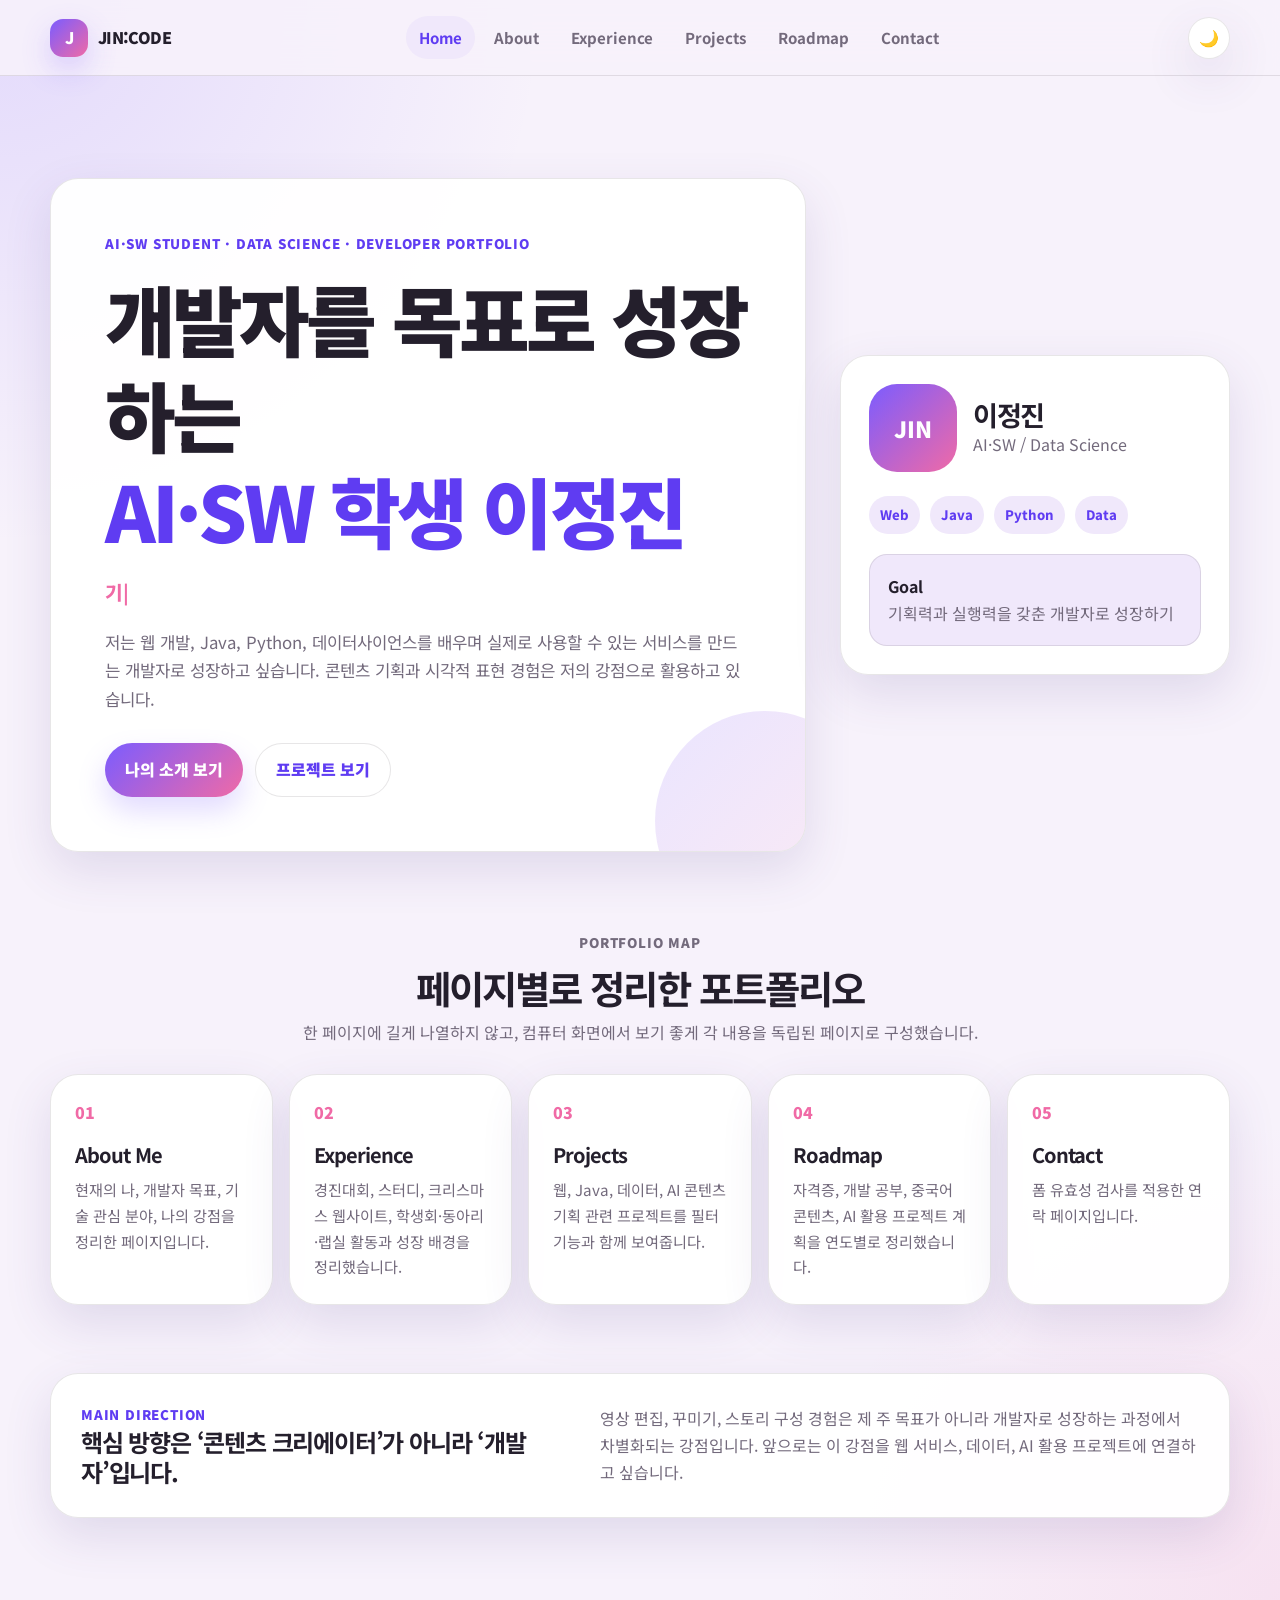
<file: index.html>
<!DOCTYPE html>
<html lang="ko">
<head>
  <meta charset="UTF-8" />
  <meta name="viewport" content="width=device-width, initial-scale=1.0" />
  <title>JIN:CODE | 이정진 Developer Portfolio</title>
  <meta name="description" content="AI·SW와 데이터사이언스를 배우며 개발자를 목표로 성장하는 이정진의 포트폴리오입니다." />
  <link rel="preconnect" href="https://fonts.googleapis.com" />
  <link rel="preconnect" href="https://fonts.gstatic.com" crossorigin />
  <link href="https://fonts.googleapis.com/css2?family=Noto+Sans+KR:wght@400;500;600;700;800;900&display=swap" rel="stylesheet" />
  <link rel="stylesheet" href="style.css" />
</head>
<body data-page="home">
  <header class="site-header">
    <nav class="navbar container">
      <a href="index.html" class="logo" aria-label="JIN CODE Home">
        <span class="logo-mark">J</span>
        <span>JIN:CODE</span>
      </a>

      <button class="mobile-menu-btn" id="mobileMenuBtn" aria-label="메뉴 열기" aria-expanded="false">
        <span></span><span></span><span></span>
      </button>

      <ul class="nav-links" id="navLinks">
        <li><a href="index.html" class="nav-link active">Home</a></li>
        <li><a href="about.html" class="nav-link">About</a></li>
        <li><a href="experience.html" class="nav-link">Experience</a></li>
        <li><a href="projects.html" class="nav-link">Projects</a></li>
        <li><a href="roadmap.html" class="nav-link">Roadmap</a></li>
        <li><a href="contact.html" class="nav-link">Contact</a></li>
      </ul>

      <button class="theme-toggle" id="themeToggle" aria-label="다크모드 전환">
        <span id="themeIcon">🌙</span>
      </button>
    </nav>
  </header>

  <main class="page-main">
    <section class="home-hero container">
      <div class="hero-text reveal">
        <p class="eyebrow">AI·SW Student · Data Science · Developer Portfolio</p>
        <h1>
          개발자를 목표로 성장하는<br />
          <span>AI·SW 학생 이정진</span>
        </h1>
        <p class="typing-line"><span id="typingText"></span><span class="cursor">|</span></p>
        <p class="hero-desc">
          저는 웹 개발, Java, Python, 데이터사이언스를 배우며 실제로 사용할 수 있는 서비스를 만드는 개발자로 성장하고 싶습니다.
          콘텐츠 기획과 시각적 표현 경험은 저의 강점으로 활용하고 있습니다.
        </p>
        <div class="hero-actions">
          <a href="about.html" class="btn btn-primary">나의 소개 보기</a>
          <a href="projects.html" class="btn btn-outline">프로젝트 보기</a>
        </div>
      </div>

      <aside class="desktop-profile-card reveal delay-1">
        <div class="profile-top">
          <div class="profile-avatar">JIN</div>
          <div>
            <h2>이정진</h2>
            <p>AI·SW / Data Science</p>
          </div>
        </div>
        <div class="profile-tags">
          <span>Web</span>
          <span>Java</span>
          <span>Python</span>
          <span>Data</span>
        </div>
        <div class="profile-note">
          <strong>Goal</strong>
          <p>기획력과 실행력을 갖춘 개발자로 성장하기</p>
        </div>
      </aside>
    </section>

    <section class="container overview-section">
      <div class="section-heading reveal">
        <p class="eyebrow">Portfolio Map</p>
        <h2>페이지별로 정리한 포트폴리오</h2>
        <p>한 페이지에 길게 나열하지 않고, 컴퓨터 화면에서 보기 좋게 각 내용을 독립된 페이지로 구성했습니다.</p>
      </div>

      <div class="page-card-grid">
        <a href="about.html" class="page-card reveal">
          <span class="card-num">01</span>
          <h3>About Me</h3>
          <p>현재의 나, 개발자 목표, 기술 관심 분야, 나의 강점을 정리한 페이지입니다.</p>
        </a>
        <a href="experience.html" class="page-card reveal delay-1">
          <span class="card-num">02</span>
          <h3>Experience</h3>
          <p>경진대회, 스터디, 크리스마스 웹사이트, 학생회·동아리·랩실 활동과 성장 배경을 정리했습니다.</p>
        </a>
        <a href="projects.html" class="page-card reveal delay-2">
          <span class="card-num">03</span>
          <h3>Projects</h3>
          <p>웹, Java, 데이터, AI 콘텐츠 기획 관련 프로젝트를 필터 기능과 함께 보여줍니다.</p>
        </a>
        <a href="roadmap.html" class="page-card reveal">
          <span class="card-num">04</span>
          <h3>Roadmap</h3>
          <p>자격증, 개발 공부, 중국어 콘텐츠, AI 활용 프로젝트 계획을 연도별로 정리했습니다.</p>
        </a>
        <a href="contact.html" class="page-card reveal delay-1">
          <span class="card-num">05</span>
          <h3>Contact</h3>
          <p>폼 유효성 검사를 적용한 연락 페이지입니다.</p>
        </a>
      </div>
    </section>

    <section class="container highlight-panel reveal">
      <div>
        <p class="eyebrow">Main Direction</p>
        <h2>핵심 방향은 ‘콘텐츠 크리에이터’가 아니라 ‘개발자’입니다.</h2>
      </div>
      <p>
        영상 편집, 꾸미기, 스토리 구성 경험은 제 주 목표가 아니라 개발자로 성장하는 과정에서 차별화되는 강점입니다.
        앞으로는 이 강점을 웹 서비스, 데이터, AI 활용 프로젝트에 연결하고 싶습니다.
      </p>
    </section>
  </main>

  <button class="top-btn" id="topBtn" aria-label="맨 위로 이동">↑</button>
  <script src="script.js"></script>
</body>
</html>
</file>
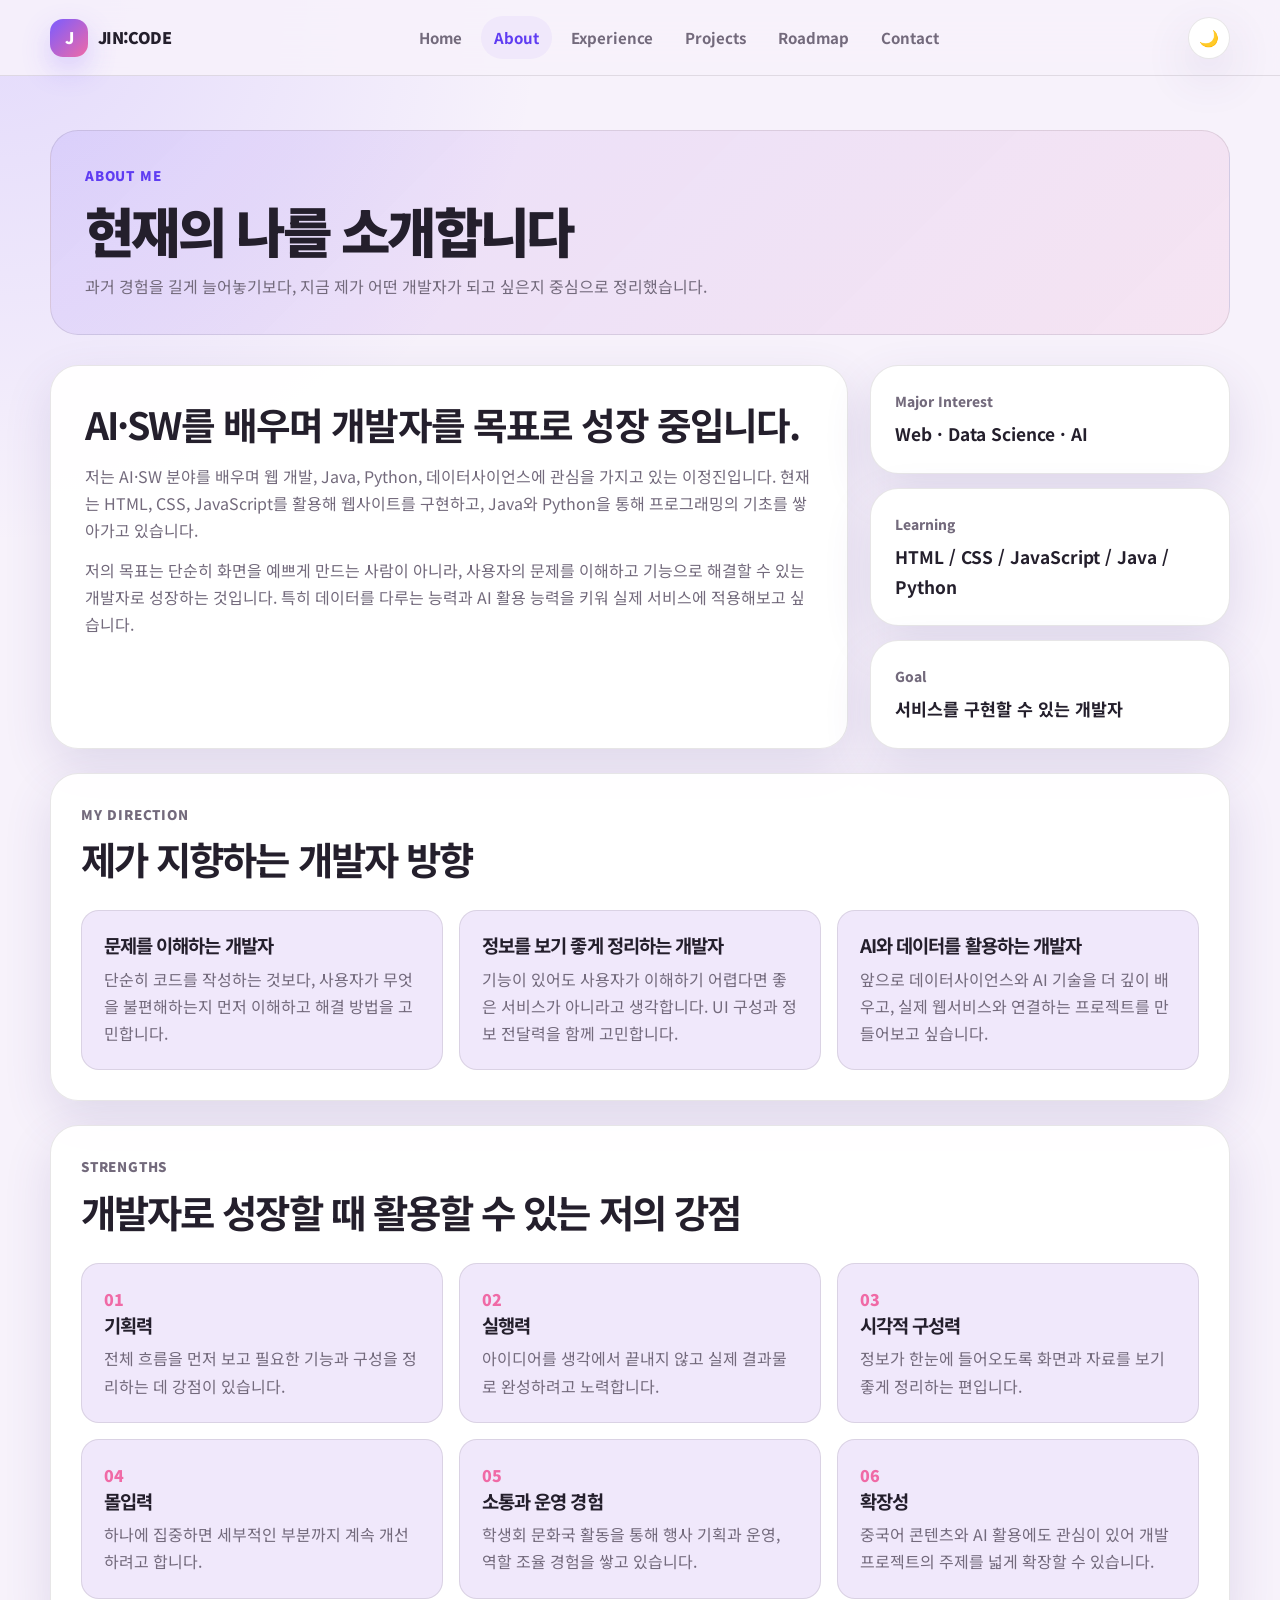
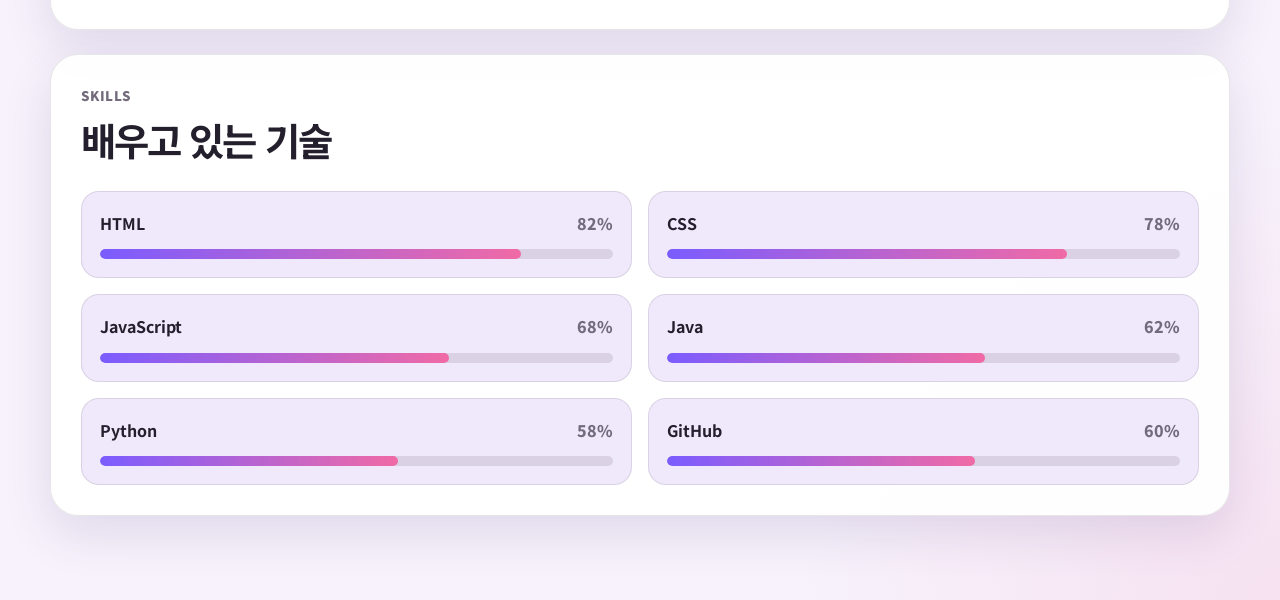
<file: about.html>
<!DOCTYPE html>
<html lang="ko">
<head>
  <meta charset="UTF-8" />
  <meta name="viewport" content="width=device-width, initial-scale=1.0" />
  <title>About | JIN:CODE</title>
  <meta name="description" content="AI·SW 학생 이정진의 현재 관심 분야와 개발자 목표를 소개합니다." />
  <link rel="preconnect" href="https://fonts.googleapis.com" />
  <link rel="preconnect" href="https://fonts.gstatic.com" crossorigin />
  <link href="https://fonts.googleapis.com/css2?family=Noto+Sans+KR:wght@400;500;600;700;800;900&display=swap" rel="stylesheet" />
  <link rel="stylesheet" href="style.css" />
</head>
<body data-page="about">
  <header class="site-header">
    <nav class="navbar container">
      <a href="index.html" class="logo"><span class="logo-mark">J</span><span>JIN:CODE</span></a>
      <button class="mobile-menu-btn" id="mobileMenuBtn" aria-label="메뉴 열기" aria-expanded="false"><span></span><span></span><span></span></button>
      <ul class="nav-links" id="navLinks">
        <li><a href="index.html" class="nav-link">Home</a></li>
        <li><a href="about.html" class="nav-link active">About</a></li>
        <li><a href="experience.html" class="nav-link">Experience</a></li>
        <li><a href="projects.html" class="nav-link">Projects</a></li>
        <li><a href="roadmap.html" class="nav-link">Roadmap</a></li>
        <li><a href="contact.html" class="nav-link">Contact</a></li>
      </ul>
      <button class="theme-toggle" id="themeToggle" aria-label="다크모드 전환"><span id="themeIcon">🌙</span></button>
    </nav>
  </header>

  <main class="page-main container">
    <section class="page-title reveal">
      <p class="eyebrow">About Me</p>
      <h1>현재의 나를 소개합니다</h1>
      <p>과거 경험을 길게 늘어놓기보다, 지금 제가 어떤 개발자가 되고 싶은지 중심으로 정리했습니다.</p>
    </section>

    <section class="two-column-layout">
      <article class="big-card reveal">
        <h2>AI·SW를 배우며 개발자를 목표로 성장 중입니다.</h2>
        <p>
          저는 AI·SW 분야를 배우며 웹 개발, Java, Python, 데이터사이언스에 관심을 가지고 있는 이정진입니다.
          현재는 HTML, CSS, JavaScript를 활용해 웹사이트를 구현하고, Java와 Python을 통해 프로그래밍의 기초를 쌓아가고 있습니다.
        </p>
        <p>
          저의 목표는 단순히 화면을 예쁘게 만드는 사람이 아니라, 사용자의 문제를 이해하고 기능으로 해결할 수 있는 개발자로 성장하는 것입니다.
          특히 데이터를 다루는 능력과 AI 활용 능력을 키워 실제 서비스에 적용해보고 싶습니다.
        </p>
      </article>

      <aside class="info-stack reveal delay-1">
        <div class="info-box">
          <span>Major Interest</span>
          <strong>Web · Data Science · AI</strong>
        </div>
        <div class="info-box">
          <span>Learning</span>
          <strong>HTML / CSS / JavaScript / Java / Python</strong>
        </div>
        <div class="info-box">
          <span>Goal</span>
          <strong>서비스를 구현할 수 있는 개발자</strong>
        </div>
      </aside>
    </section>

    <section class="content-block reveal">
      <div class="section-heading left">
        <p class="eyebrow">My Direction</p>
        <h2>제가 지향하는 개발자 방향</h2>
      </div>
      <div class="direction-grid">
        <article class="direction-card">
          <h3>문제를 이해하는 개발자</h3>
          <p>단순히 코드를 작성하는 것보다, 사용자가 무엇을 불편해하는지 먼저 이해하고 해결 방법을 고민합니다.</p>
        </article>
        <article class="direction-card">
          <h3>정보를 보기 좋게 정리하는 개발자</h3>
          <p>기능이 있어도 사용자가 이해하기 어렵다면 좋은 서비스가 아니라고 생각합니다. UI 구성과 정보 전달력을 함께 고민합니다.</p>
        </article>
        <article class="direction-card">
          <h3>AI와 데이터를 활용하는 개발자</h3>
          <p>앞으로 데이터사이언스와 AI 기술을 더 깊이 배우고, 실제 웹서비스와 연결하는 프로젝트를 만들어보고 싶습니다.</p>
        </article>
      </div>
    </section>

    <section class="content-block reveal">
      <div class="section-heading left">
        <p class="eyebrow">Strengths</p>
        <h2>개발자로 성장할 때 활용할 수 있는 저의 강점</h2>
      </div>
      <div class="strength-grid compact">
        <article class="strength-card"><span>01</span><h3>기획력</h3><p>전체 흐름을 먼저 보고 필요한 기능과 구성을 정리하는 데 강점이 있습니다.</p></article>
        <article class="strength-card"><span>02</span><h3>실행력</h3><p>아이디어를 생각에서 끝내지 않고 실제 결과물로 완성하려고 노력합니다.</p></article>
        <article class="strength-card"><span>03</span><h3>시각적 구성력</h3><p>정보가 한눈에 들어오도록 화면과 자료를 보기 좋게 정리하는 편입니다.</p></article>
        <article class="strength-card"><span>04</span><h3>몰입력</h3><p>하나에 집중하면 세부적인 부분까지 계속 개선하려고 합니다.</p></article>
        <article class="strength-card"><span>05</span><h3>소통과 운영 경험</h3><p>학생회 문화국 활동을 통해 행사 기획과 운영, 역할 조율 경험을 쌓고 있습니다.</p></article>
        <article class="strength-card"><span>06</span><h3>확장성</h3><p>중국어 콘텐츠와 AI 활용에도 관심이 있어 개발 프로젝트의 주제를 넓게 확장할 수 있습니다.</p></article>
      </div>
    </section>

    <section class="content-block reveal">
      <div class="section-heading left">
        <p class="eyebrow">Skills</p>
        <h2>배우고 있는 기술</h2>
      </div>
      <div class="skill-grid">
        <article class="skill-card" data-percent="82"><div class="skill-head"><strong>HTML</strong><span>82%</span></div><div class="skill-bar"><span></span></div></article>
        <article class="skill-card" data-percent="78"><div class="skill-head"><strong>CSS</strong><span>78%</span></div><div class="skill-bar"><span></span></div></article>
        <article class="skill-card" data-percent="68"><div class="skill-head"><strong>JavaScript</strong><span>68%</span></div><div class="skill-bar"><span></span></div></article>
        <article class="skill-card" data-percent="62"><div class="skill-head"><strong>Java</strong><span>62%</span></div><div class="skill-bar"><span></span></div></article>
        <article class="skill-card" data-percent="58"><div class="skill-head"><strong>Python</strong><span>58%</span></div><div class="skill-bar"><span></span></div></article>
        <article class="skill-card" data-percent="60"><div class="skill-head"><strong>GitHub</strong><span>60%</span></div><div class="skill-bar"><span></span></div></article>
      </div>
    </section>
  </main>

  <button class="top-btn" id="topBtn" aria-label="맨 위로 이동">↑</button>
  <script src="script.js"></script>
</body>
</html>
</file>
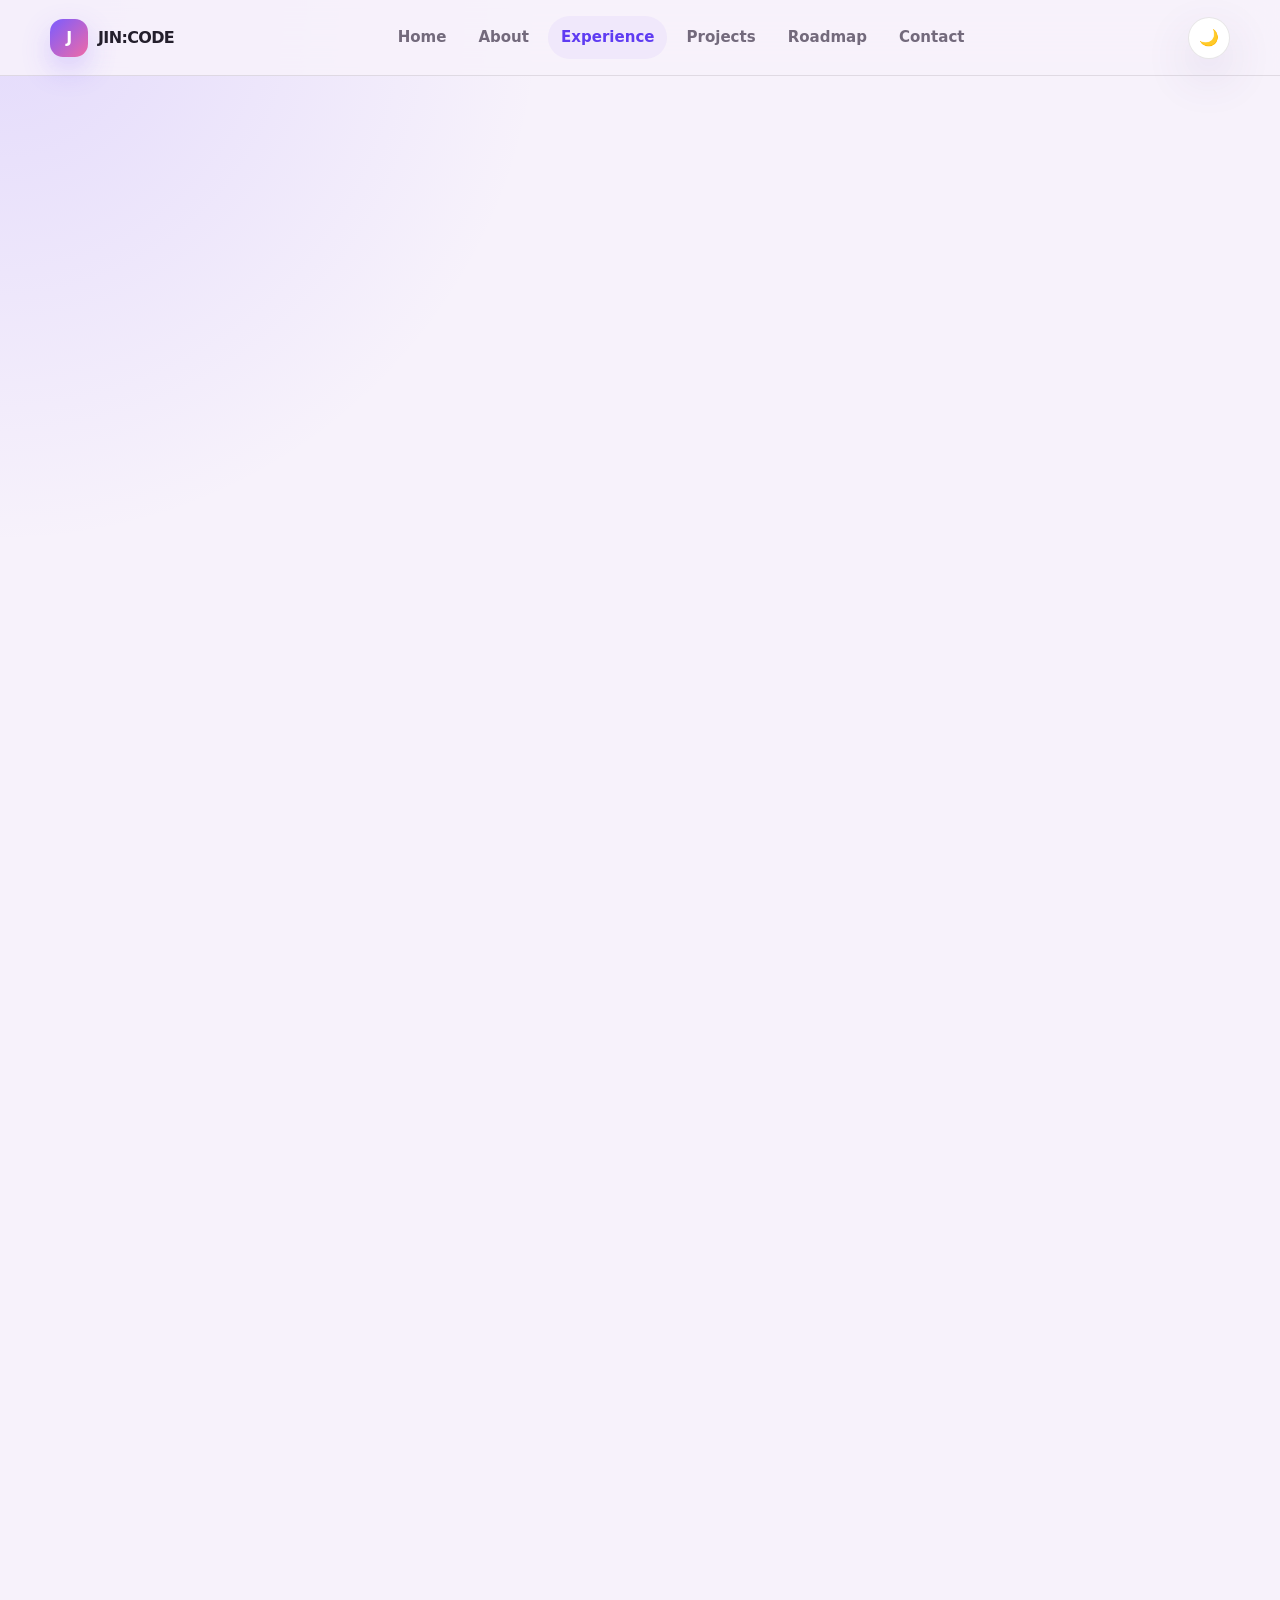
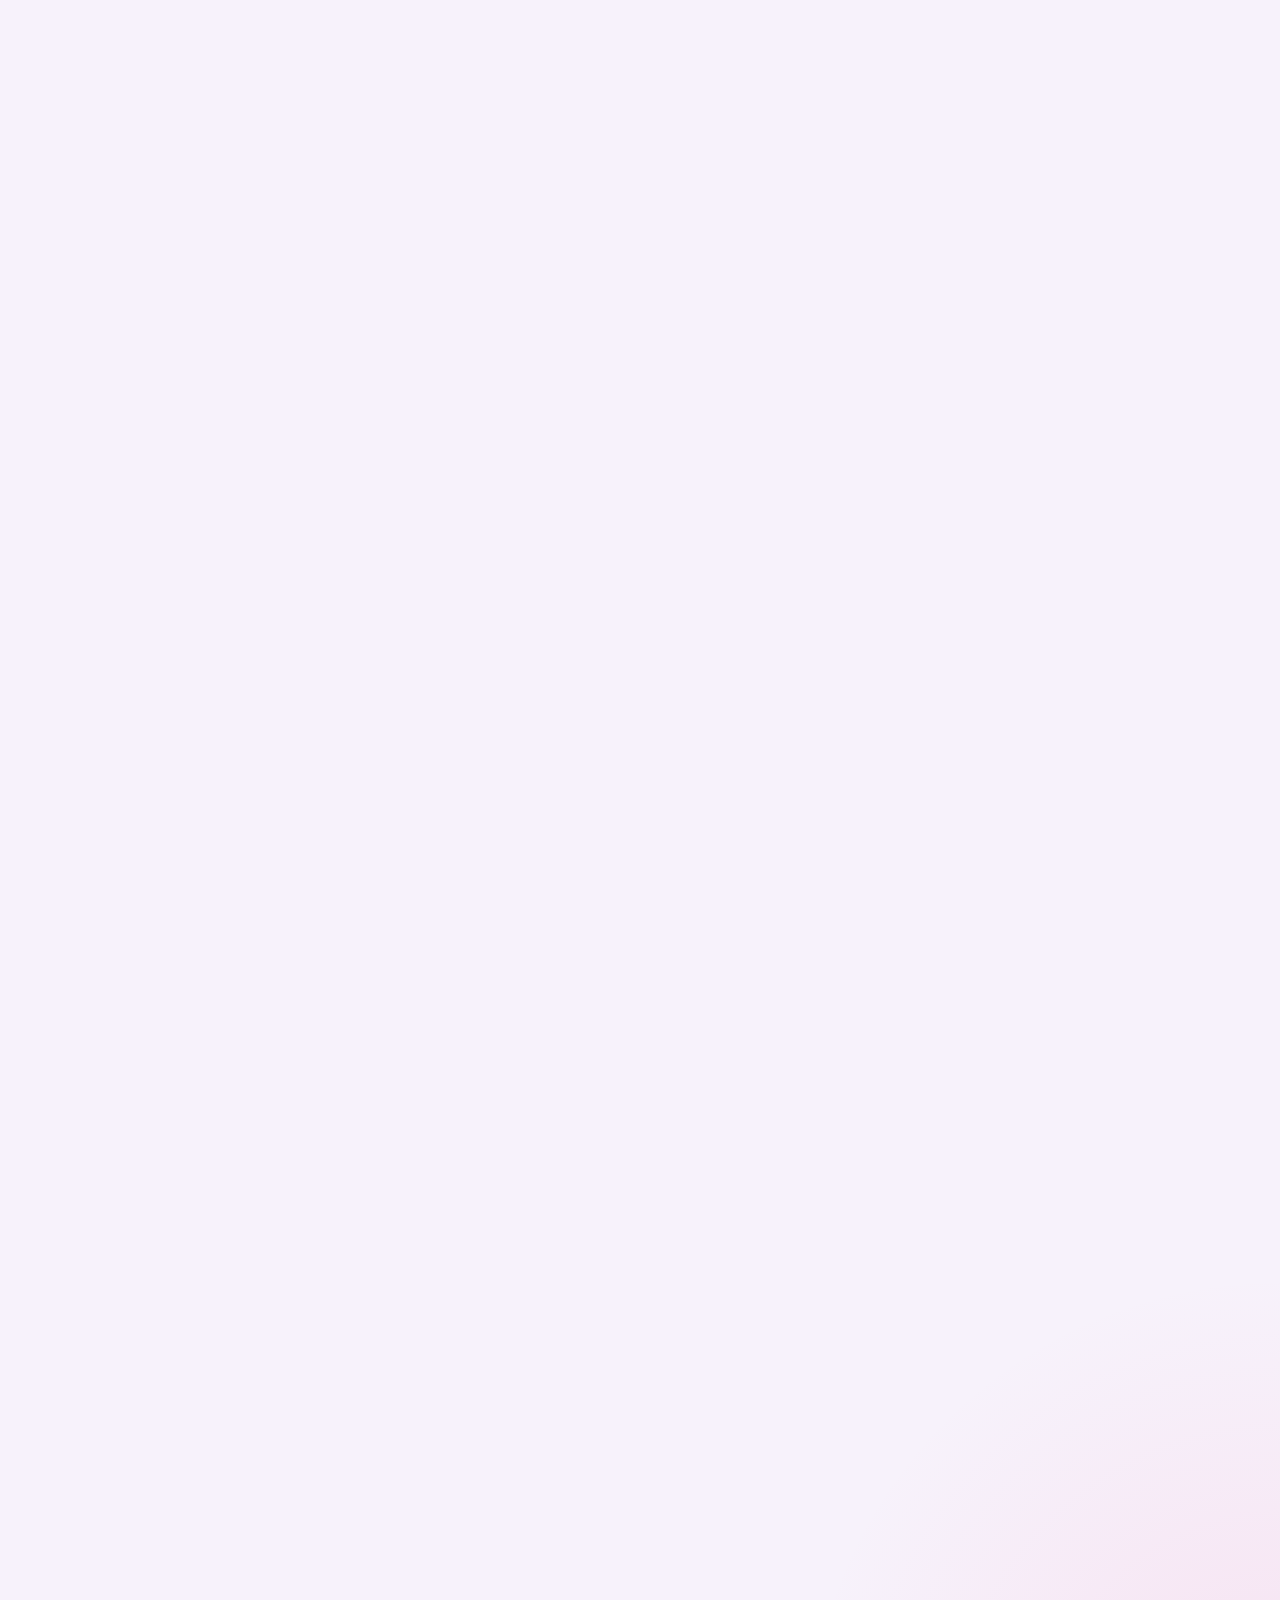
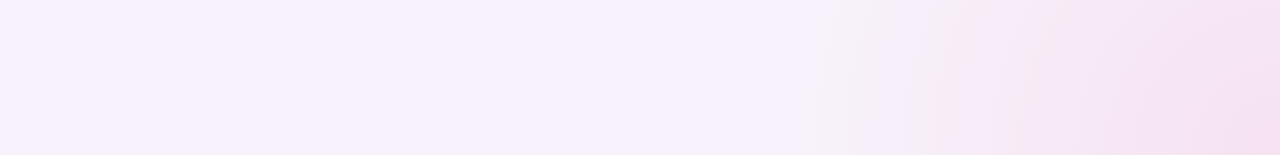
<file: activities.html>
<!DOCTYPE html>
<html lang="ko">
<head>
  <meta charset="UTF-8" />
  <meta name="viewport" content="width=device-width, initial-scale=1.0" />
  <title>Redirecting | JIN:CODE</title>
  <meta http-equiv="refresh" content="0; url=experience.html" />
  <link rel="canonical" href="experience.html" />
</head>
<body>
  <p>Experience 페이지로 이동합니다. <a href="experience.html">바로가기</a></p>
</body>
</html>
</file>
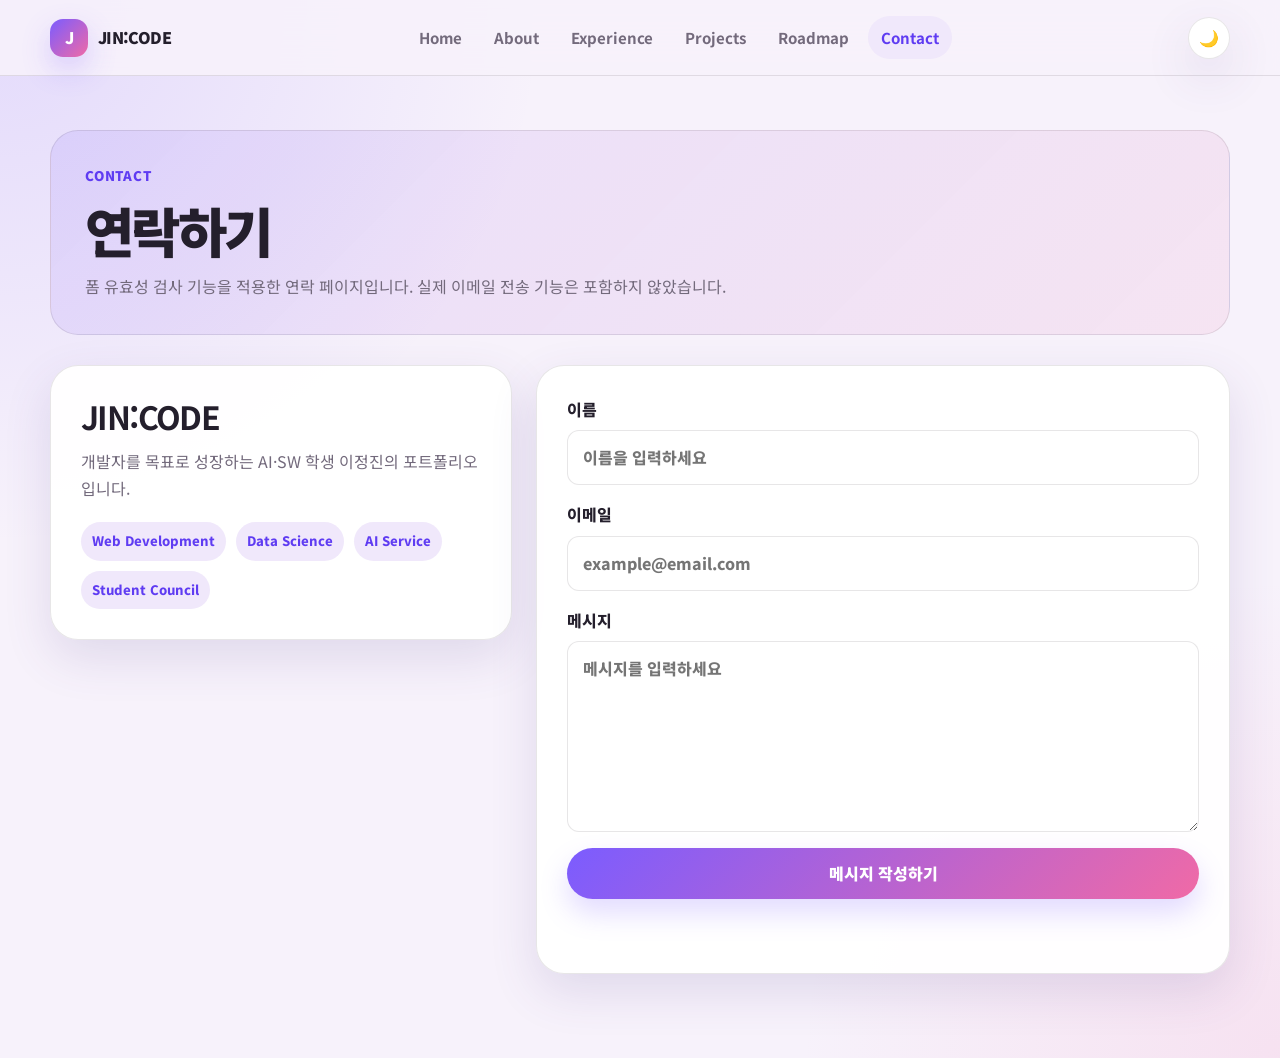
<file: contact.html>
<!DOCTYPE html>
<html lang="ko">
<head>
  <meta charset="UTF-8" />
  <meta name="viewport" content="width=device-width, initial-scale=1.0" />
  <title>Contact | JIN:CODE</title>
  <meta name="description" content="이정진 포트폴리오 연락 페이지입니다." />
  <link rel="preconnect" href="https://fonts.googleapis.com" />
  <link rel="preconnect" href="https://fonts.gstatic.com" crossorigin />
  <link href="https://fonts.googleapis.com/css2?family=Noto+Sans+KR:wght@400;500;600;700;800;900&display=swap" rel="stylesheet" />
  <link rel="stylesheet" href="style.css" />
</head>
<body data-page="contact">
  <header class="site-header">
    <nav class="navbar container">
      <a href="index.html" class="logo"><span class="logo-mark">J</span><span>JIN:CODE</span></a>
      <button class="mobile-menu-btn" id="mobileMenuBtn" aria-label="메뉴 열기" aria-expanded="false"><span></span><span></span><span></span></button>
      <ul class="nav-links" id="navLinks">
        <li><a href="index.html" class="nav-link">Home</a></li>
        <li><a href="about.html" class="nav-link">About</a></li>
        <li><a href="experience.html" class="nav-link">Experience</a></li>
        <li><a href="projects.html" class="nav-link">Projects</a></li>
        <li><a href="roadmap.html" class="nav-link">Roadmap</a></li>
        <li><a href="contact.html" class="nav-link active">Contact</a></li>
      </ul>
      <button class="theme-toggle" id="themeToggle" aria-label="다크모드 전환"><span id="themeIcon">🌙</span></button>
    </nav>
  </header>

  <main class="page-main container">
    <section class="page-title reveal">
      <p class="eyebrow">Contact</p>
      <h1>연락하기</h1>
      <p>폼 유효성 검사 기능을 적용한 연락 페이지입니다. 실제 이메일 전송 기능은 포함하지 않았습니다.</p>
    </section>

    <section class="contact-layout">
      <aside class="contact-info reveal">
        <h2>JIN:CODE</h2>
        <p>개발자를 목표로 성장하는 AI·SW 학생 이정진의 포트폴리오입니다.</p>
        <div class="contact-chip-wrap">
          <span>Web Development</span>
          <span>Data Science</span>
          <span>AI Service</span>
          <span>Student Council</span>
        </div>
      </aside>

      <form class="contact-form reveal delay-1" id="contactForm" novalidate>
        <label>
          이름
          <input type="text" id="contactName" placeholder="이름을 입력하세요" />
        </label>
        <label>
          이메일
          <input type="email" id="contactEmail" placeholder="example@email.com" />
        </label>
        <label>
          메시지
          <textarea id="contactMessage" rows="6" placeholder="메시지를 입력하세요"></textarea>
        </label>
        <button class="btn btn-primary" type="submit">메시지 작성하기</button>
        <p class="form-message" id="formMessage" role="status"></p>
      </form>
    </section>
  </main>

  <button class="top-btn" id="topBtn" aria-label="맨 위로 이동">↑</button>
  <script src="script.js"></script>
</body>
</html>
</file>
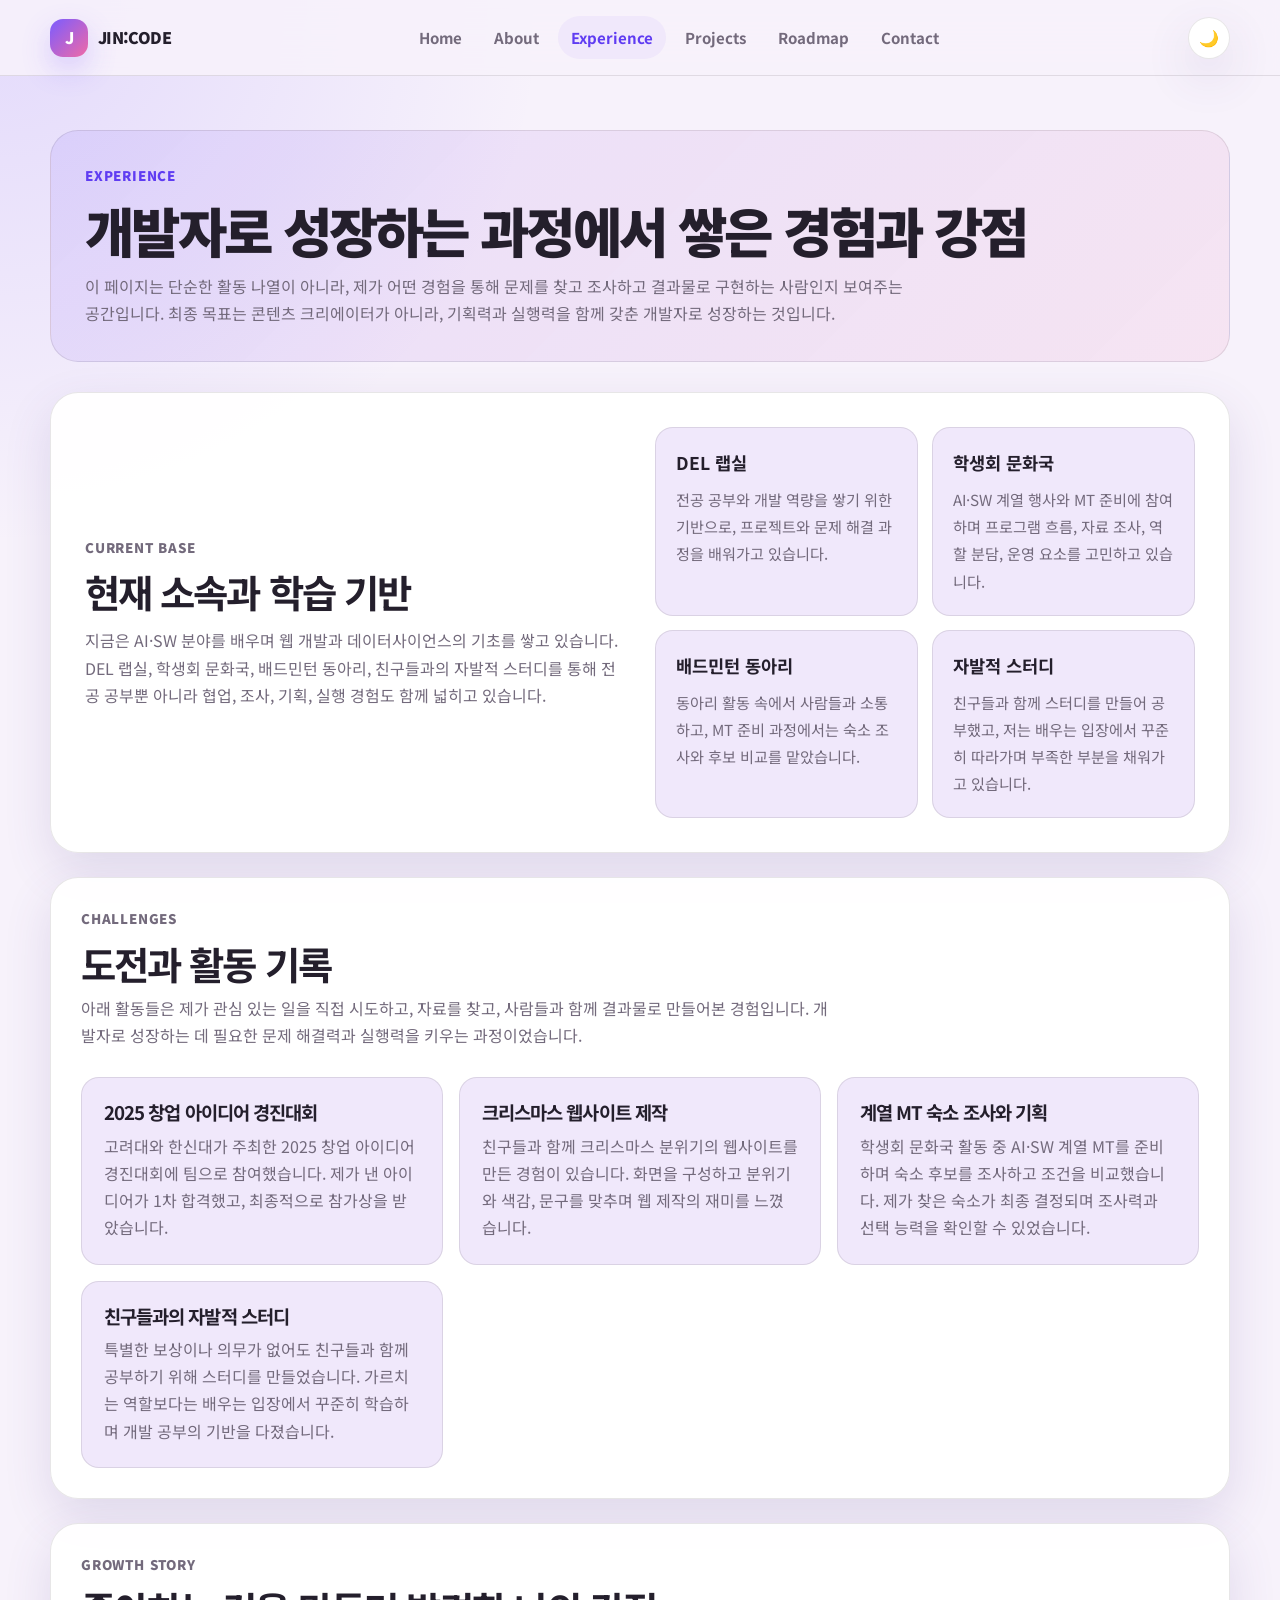
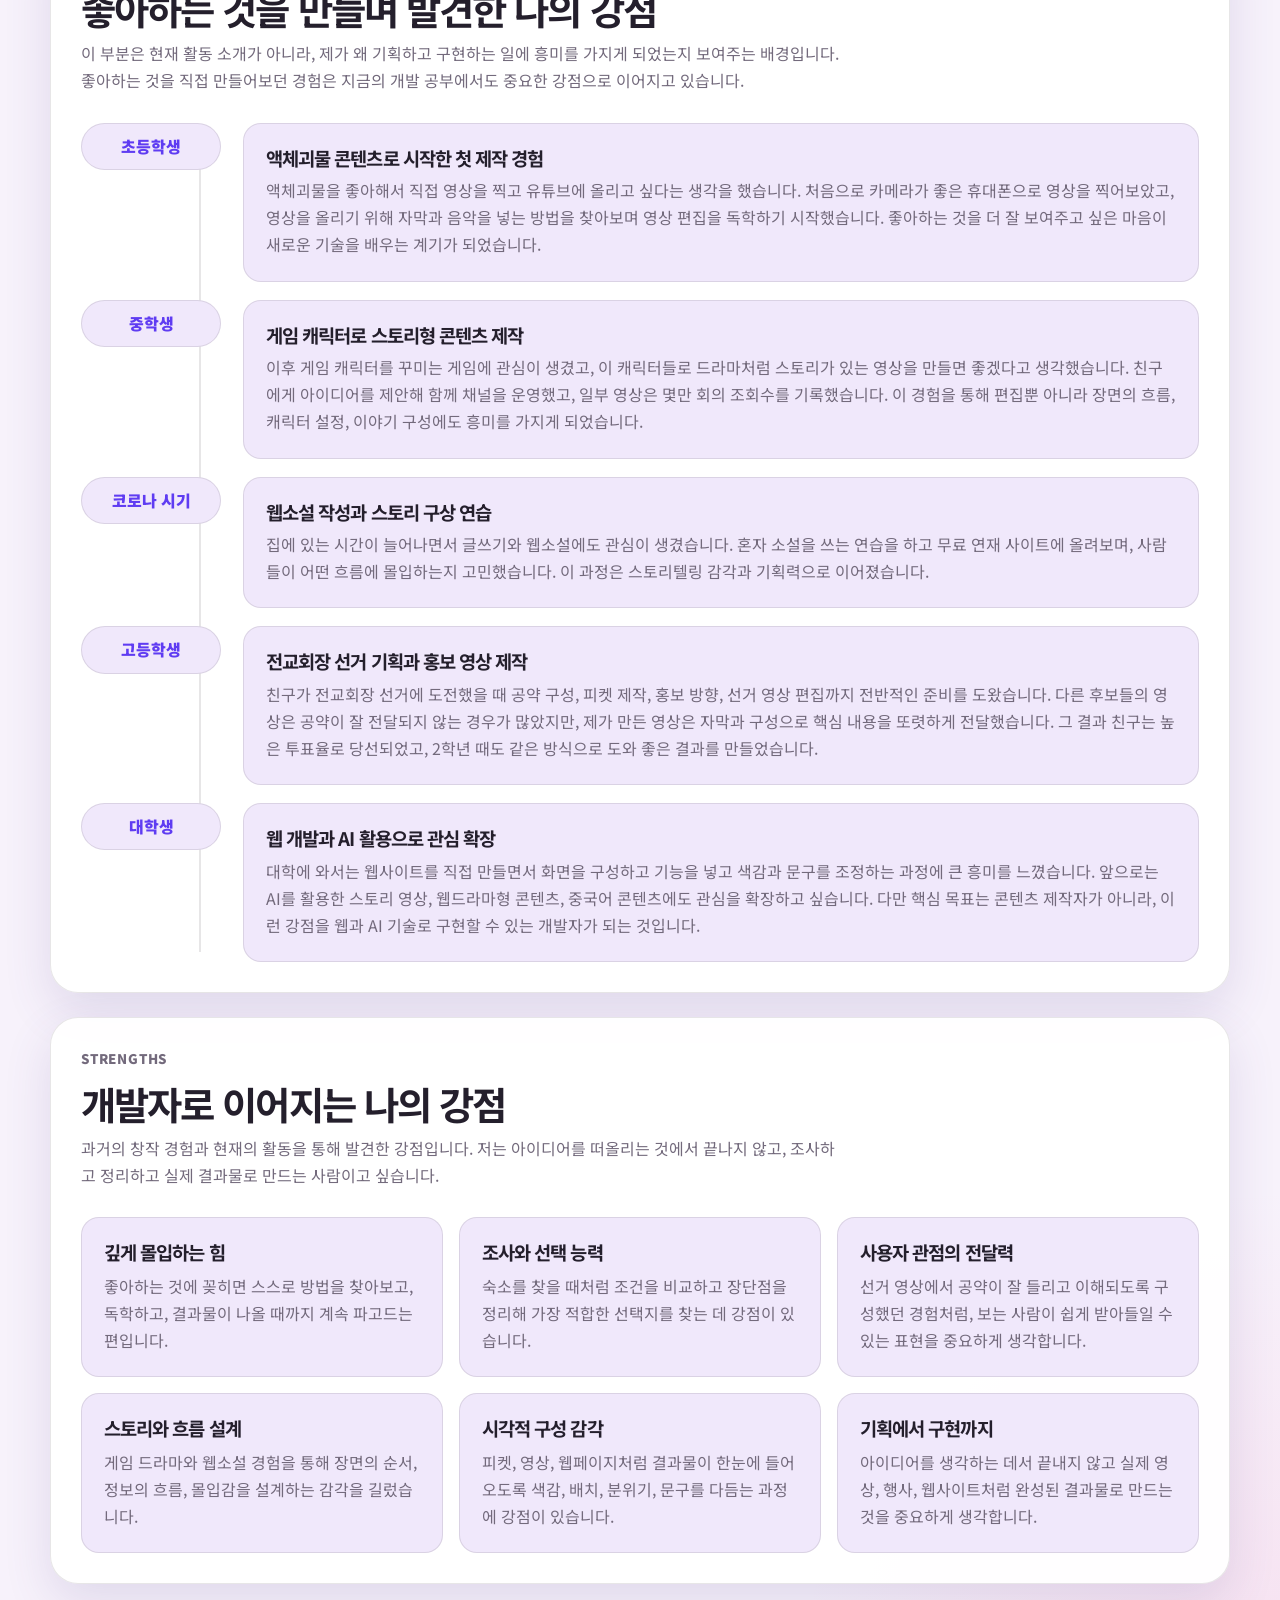
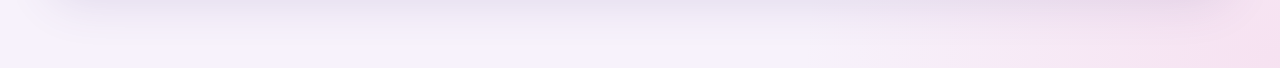
<file: experience.html>
<!DOCTYPE html>
<html lang="ko">
<head>
  <meta charset="UTF-8" />
  <meta name="viewport" content="width=device-width, initial-scale=1.0" />
  <title>Experience | JIN:CODE</title>
  <meta name="description" content="이정진의 개발자 성장 과정, 현재 활동, 경진대회, 스터디, 웹사이트 제작 경험과 강점을 정리한 페이지입니다." />
  <link rel="preconnect" href="https://fonts.googleapis.com" />
  <link rel="preconnect" href="https://fonts.gstatic.com" crossorigin />
  <link href="https://fonts.googleapis.com/css2?family=Noto+Sans+KR:wght@400;500;600;700;800;900&display=swap" rel="stylesheet" />
  <link rel="stylesheet" href="style.css" />
</head>
<body data-page="experience">
  <header class="site-header">
    <nav class="navbar container">
      <a href="index.html" class="logo"><span class="logo-mark">J</span><span>JIN:CODE</span></a>
      <button class="mobile-menu-btn" id="mobileMenuBtn" aria-label="메뉴 열기" aria-expanded="false"><span></span><span></span><span></span></button>
      <ul class="nav-links" id="navLinks">
        <li><a href="index.html" class="nav-link">Home</a></li>
        <li><a href="about.html" class="nav-link">About</a></li>
        <li><a href="experience.html" class="nav-link active">Experience</a></li>
        <li><a href="projects.html" class="nav-link">Projects</a></li>
        <li><a href="roadmap.html" class="nav-link">Roadmap</a></li>
        <li><a href="contact.html" class="nav-link">Contact</a></li>
      </ul>
      <button class="theme-toggle" id="themeToggle" aria-label="다크모드 전환"><span id="themeIcon">🌙</span></button>
    </nav>
  </header>

  <main class="page-main container">
    <section class="page-title reveal">
      <p class="eyebrow">Experience</p>
      <h1>개발자로 성장하는 과정에서 쌓은 경험과 강점</h1>
      <p>
        이 페이지는 단순한 활동 나열이 아니라, 제가 어떤 경험을 통해 문제를 찾고 조사하고 결과물로 구현하는 사람인지 보여주는 공간입니다.
        최종 목표는 콘텐츠 크리에이터가 아니라, 기획력과 실행력을 함께 갖춘 개발자로 성장하는 것입니다.
      </p>
    </section>

    <section class="activity-focus reveal">
      <div>
        <p class="eyebrow">Current Base</p>
        <h2>현재 소속과 학습 기반</h2>
        <p>
          지금은 AI·SW 분야를 배우며 웹 개발과 데이터사이언스의 기초를 쌓고 있습니다.
          DEL 랩실, 학생회 문화국, 배드민턴 동아리, 친구들과의 자발적 스터디를 통해 전공 공부뿐 아니라 협업, 조사, 기획, 실행 경험도 함께 넓히고 있습니다.
        </p>
      </div>
      <div class="focus-list">
        <article>
          <strong>DEL 랩실</strong>
          <span>전공 공부와 개발 역량을 쌓기 위한 기반으로, 프로젝트와 문제 해결 과정을 배워가고 있습니다.</span>
        </article>
        <article>
          <strong>학생회 문화국</strong>
          <span>AI·SW 계열 행사와 MT 준비에 참여하며 프로그램 흐름, 자료 조사, 역할 분담, 운영 요소를 고민하고 있습니다.</span>
        </article>
        <article>
          <strong>배드민턴 동아리</strong>
          <span>동아리 활동 속에서 사람들과 소통하고, MT 준비 과정에서는 숙소 조사와 후보 비교를 맡았습니다.</span>
        </article>
        <article>
          <strong>자발적 스터디</strong>
          <span>친구들과 함께 스터디를 만들어 공부했고, 저는 배우는 입장에서 꾸준히 따라가며 부족한 부분을 채워가고 있습니다.</span>
        </article>
      </div>
    </section>

    <section class="content-block reveal">
      <div class="section-heading left">
        <p class="eyebrow">Challenges</p>
        <h2>도전과 활동 기록</h2>
        <p>
          아래 활동들은 제가 관심 있는 일을 직접 시도하고, 자료를 찾고, 사람들과 함께 결과물로 만들어본 경험입니다.
          개발자로 성장하는 데 필요한 문제 해결력과 실행력을 키우는 과정이었습니다.
        </p>
      </div>
      <div class="learned-grid">
        <article class="learned-card">
          <h3>2025 창업 아이디어 경진대회</h3>
          <p>고려대와 한신대가 주최한 2025 창업 아이디어 경진대회에 팀으로 참여했습니다. 제가 낸 아이디어가 1차 합격했고, 최종적으로 참가상을 받았습니다.</p>
        </article>
        <article class="learned-card">
          <h3>크리스마스 웹사이트 제작</h3>
          <p>친구들과 함께 크리스마스 분위기의 웹사이트를 만든 경험이 있습니다. 화면을 구성하고 분위기와 색감, 문구를 맞추며 웹 제작의 재미를 느꼈습니다.</p>
        </article>
        <article class="learned-card">
          <h3>계열 MT 숙소 조사와 기획</h3>
          <p>학생회 문화국 활동 중 AI·SW 계열 MT를 준비하며 숙소 후보를 조사하고 조건을 비교했습니다. 제가 찾은 숙소가 최종 결정되며 조사력과 선택 능력을 확인할 수 있었습니다.</p>
        </article>
        <article class="learned-card">
          <h3>친구들과의 자발적 스터디</h3>
          <p>특별한 보상이나 의무가 없어도 친구들과 함께 공부하기 위해 스터디를 만들었습니다. 가르치는 역할보다는 배우는 입장에서 꾸준히 학습하며 개발 공부의 기반을 다졌습니다.</p>
        </article>
      </div>
    </section>

    <section class="content-block reveal">
      <div class="section-heading left">
        <p class="eyebrow">Growth Story</p>
        <h2>좋아하는 것을 만들며 발견한 나의 강점</h2>
        <p>
          이 부분은 현재 활동 소개가 아니라, 제가 왜 기획하고 구현하는 일에 흥미를 가지게 되었는지 보여주는 배경입니다.
          좋아하는 것을 직접 만들어보던 경험은 지금의 개발 공부에서도 중요한 강점으로 이어지고 있습니다.
        </p>
      </div>
      <div class="timeline desktop-timeline">
        <article class="timeline-item reveal">
          <span class="timeline-year">초등학생</span>
          <div class="timeline-content">
            <h3>액체괴물 콘텐츠로 시작한 첫 제작 경험</h3>
            <p>
              액체괴물을 좋아해서 직접 영상을 찍고 유튜브에 올리고 싶다는 생각을 했습니다.
              처음으로 카메라가 좋은 휴대폰으로 영상을 찍어보았고, 영상을 올리기 위해 자막과 음악을 넣는 방법을 찾아보며 영상 편집을 독학하기 시작했습니다.
              좋아하는 것을 더 잘 보여주고 싶은 마음이 새로운 기술을 배우는 계기가 되었습니다.
            </p>
          </div>
        </article>
        <article class="timeline-item reveal">
          <span class="timeline-year">중학생</span>
          <div class="timeline-content">
            <h3>게임 캐릭터로 스토리형 콘텐츠 제작</h3>
            <p>
              이후 게임 캐릭터를 꾸미는 게임에 관심이 생겼고, 이 캐릭터들로 드라마처럼 스토리가 있는 영상을 만들면 좋겠다고 생각했습니다.
              친구에게 아이디어를 제안해 함께 채널을 운영했고, 일부 영상은 몇만 회의 조회수를 기록했습니다.
              이 경험을 통해 편집뿐 아니라 장면의 흐름, 캐릭터 설정, 이야기 구성에도 흥미를 가지게 되었습니다.
            </p>
          </div>
        </article>
        <article class="timeline-item reveal">
          <span class="timeline-year">코로나 시기</span>
          <div class="timeline-content">
            <h3>웹소설 작성과 스토리 구상 연습</h3>
            <p>
              집에 있는 시간이 늘어나면서 글쓰기와 웹소설에도 관심이 생겼습니다.
              혼자 소설을 쓰는 연습을 하고 무료 연재 사이트에 올려보며, 사람들이 어떤 흐름에 몰입하는지 고민했습니다.
              이 과정은 스토리텔링 감각과 기획력으로 이어졌습니다.
            </p>
          </div>
        </article>
        <article class="timeline-item reveal">
          <span class="timeline-year">고등학생</span>
          <div class="timeline-content">
            <h3>전교회장 선거 기획과 홍보 영상 제작</h3>
            <p>
              친구가 전교회장 선거에 도전했을 때 공약 구성, 피켓 제작, 홍보 방향, 선거 영상 편집까지 전반적인 준비를 도왔습니다.
              다른 후보들의 영상은 공약이 잘 전달되지 않는 경우가 많았지만, 제가 만든 영상은 자막과 구성으로 핵심 내용을 또렷하게 전달했습니다.
              그 결과 친구는 높은 투표율로 당선되었고, 2학년 때도 같은 방식으로 도와 좋은 결과를 만들었습니다.
            </p>
          </div>
        </article>
        <article class="timeline-item reveal">
          <span class="timeline-year">대학생</span>
          <div class="timeline-content">
            <h3>웹 개발과 AI 활용으로 관심 확장</h3>
            <p>
              대학에 와서는 웹사이트를 직접 만들면서 화면을 구성하고 기능을 넣고 색감과 문구를 조정하는 과정에 큰 흥미를 느꼈습니다.
              앞으로는 AI를 활용한 스토리 영상, 웹드라마형 콘텐츠, 중국어 콘텐츠에도 관심을 확장하고 싶습니다.
              다만 핵심 목표는 콘텐츠 제작자가 아니라, 이런 강점을 웹과 AI 기술로 구현할 수 있는 개발자가 되는 것입니다.
            </p>
          </div>
        </article>
      </div>
    </section>

    <section class="content-block reveal">
      <div class="section-heading left">
        <p class="eyebrow">Strengths</p>
        <h2>개발자로 이어지는 나의 강점</h2>
        <p>
          과거의 창작 경험과 현재의 활동을 통해 발견한 강점입니다.
          저는 아이디어를 떠올리는 것에서 끝나지 않고, 조사하고 정리하고 실제 결과물로 만드는 사람이고 싶습니다.
        </p>
      </div>
      <div class="learned-grid">
        <article class="learned-card">
          <h3>깊게 몰입하는 힘</h3>
          <p>좋아하는 것에 꽂히면 스스로 방법을 찾아보고, 독학하고, 결과물이 나올 때까지 계속 파고드는 편입니다.</p>
        </article>
        <article class="learned-card">
          <h3>조사와 선택 능력</h3>
          <p>숙소를 찾을 때처럼 조건을 비교하고 장단점을 정리해 가장 적합한 선택지를 찾는 데 강점이 있습니다.</p>
        </article>
        <article class="learned-card">
          <h3>사용자 관점의 전달력</h3>
          <p>선거 영상에서 공약이 잘 들리고 이해되도록 구성했던 경험처럼, 보는 사람이 쉽게 받아들일 수 있는 표현을 중요하게 생각합니다.</p>
        </article>
        <article class="learned-card">
          <h3>스토리와 흐름 설계</h3>
          <p>게임 드라마와 웹소설 경험을 통해 장면의 순서, 정보의 흐름, 몰입감을 설계하는 감각을 길렀습니다.</p>
        </article>
        <article class="learned-card">
          <h3>시각적 구성 감각</h3>
          <p>피켓, 영상, 웹페이지처럼 결과물이 한눈에 들어오도록 색감, 배치, 분위기, 문구를 다듬는 과정에 강점이 있습니다.</p>
        </article>
        <article class="learned-card">
          <h3>기획에서 구현까지</h3>
          <p>아이디어를 생각하는 데서 끝내지 않고 실제 영상, 행사, 웹사이트처럼 완성된 결과물로 만드는 것을 중요하게 생각합니다.</p>
        </article>
      </div>
    </section>
  </main>

  <button class="top-btn" id="topBtn" aria-label="맨 위로 이동">↑</button>
  <script src="script.js"></script>
</body>
</html>
</file>
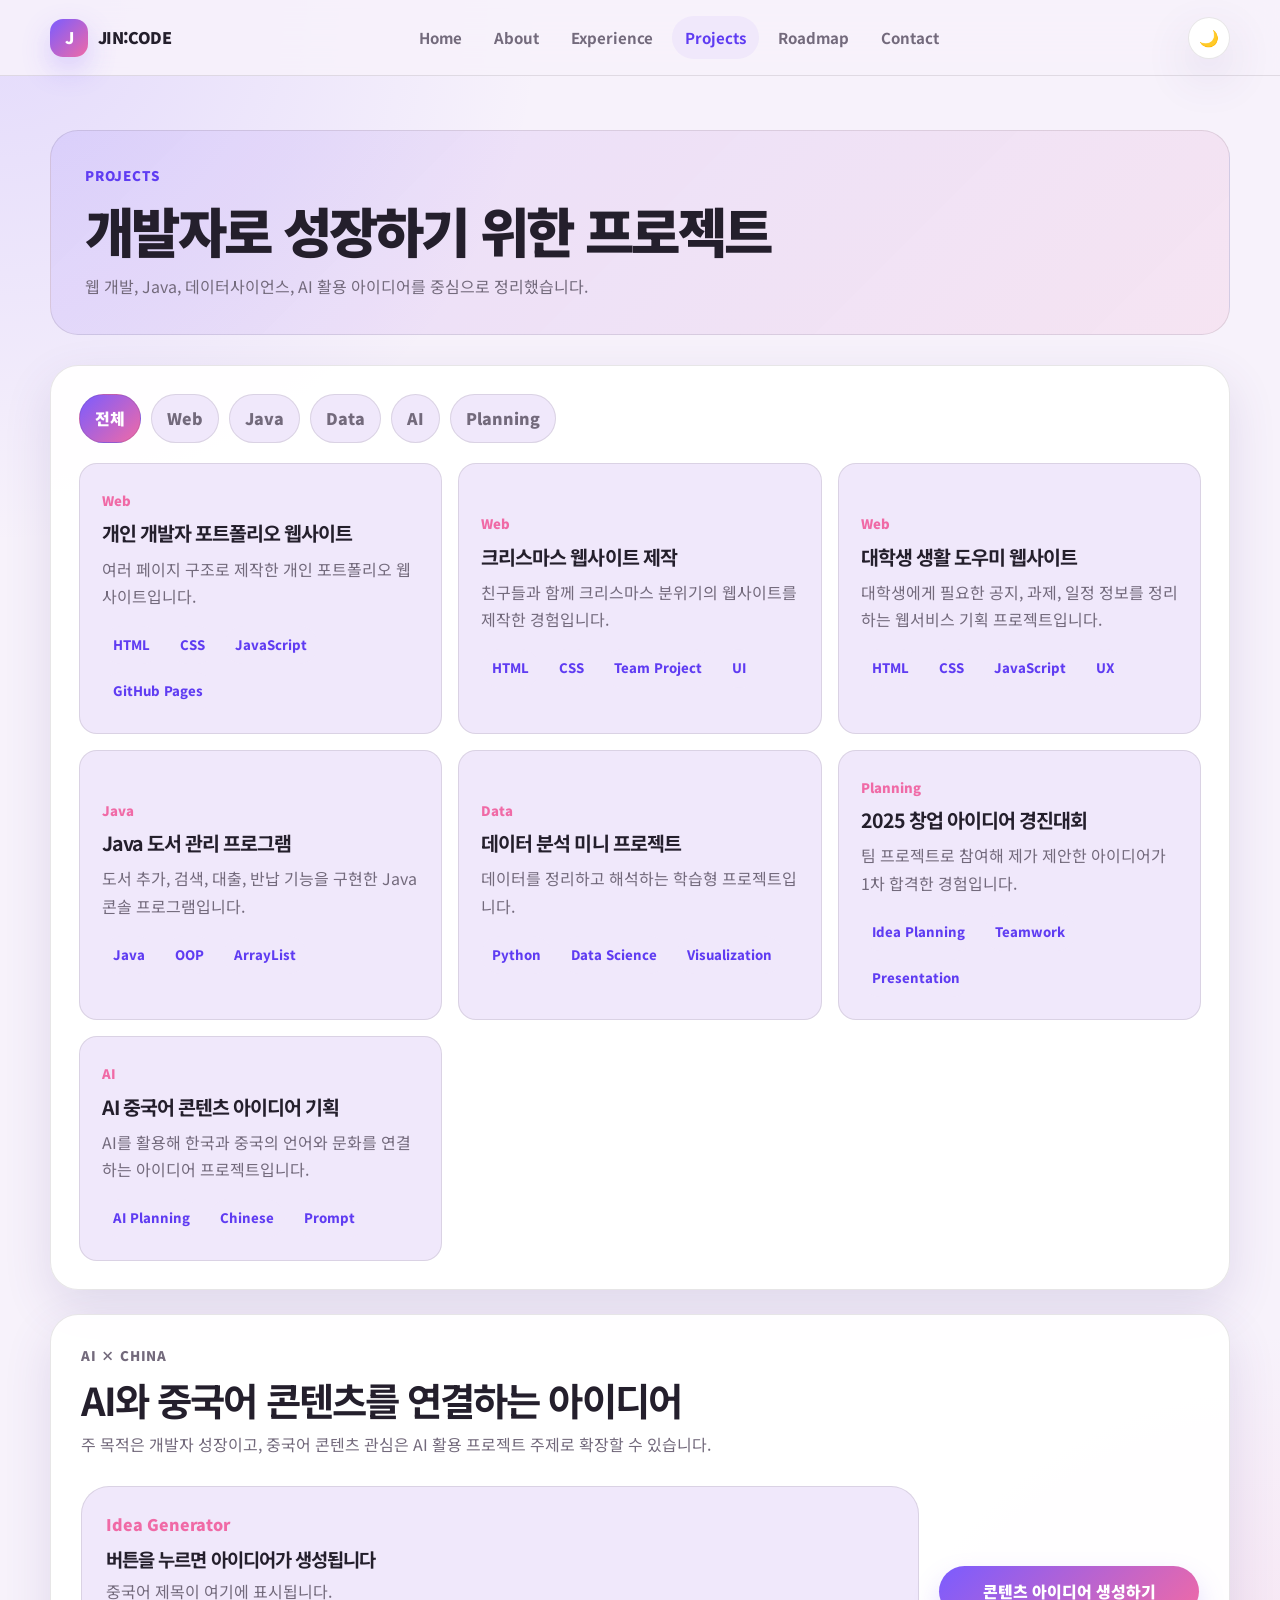
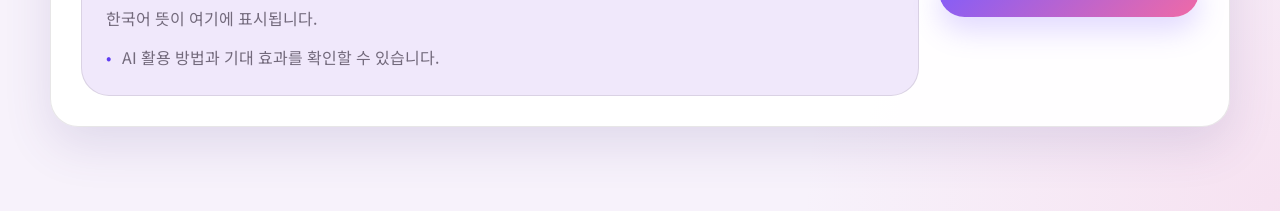
<file: projects.html>
<!DOCTYPE html>
<html lang="ko">
<head>
  <meta charset="UTF-8" />
  <meta name="viewport" content="width=device-width, initial-scale=1.0" />
  <title>Projects | JIN:CODE</title>
  <meta name="description" content="이정진의 웹, Java, 데이터, AI 콘텐츠 기획 프로젝트를 소개합니다." />
  <link rel="preconnect" href="https://fonts.googleapis.com" />
  <link rel="preconnect" href="https://fonts.gstatic.com" crossorigin />
  <link href="https://fonts.googleapis.com/css2?family=Noto+Sans+KR:wght@400;500;600;700;800;900&display=swap" rel="stylesheet" />
  <link rel="stylesheet" href="style.css" />
</head>
<body data-page="projects">
  <header class="site-header">
    <nav class="navbar container">
      <a href="index.html" class="logo"><span class="logo-mark">J</span><span>JIN:CODE</span></a>
      <button class="mobile-menu-btn" id="mobileMenuBtn" aria-label="메뉴 열기" aria-expanded="false"><span></span><span></span><span></span></button>
      <ul class="nav-links" id="navLinks">
        <li><a href="index.html" class="nav-link">Home</a></li>
        <li><a href="about.html" class="nav-link">About</a></li>
        <li><a href="experience.html" class="nav-link">Experience</a></li>
        <li><a href="projects.html" class="nav-link active">Projects</a></li>
        <li><a href="roadmap.html" class="nav-link">Roadmap</a></li>
        <li><a href="contact.html" class="nav-link">Contact</a></li>
      </ul>
      <button class="theme-toggle" id="themeToggle" aria-label="다크모드 전환"><span id="themeIcon">🌙</span></button>
    </nav>
  </header>

  <main class="page-main container">
    <section class="page-title reveal">
      <p class="eyebrow">Projects</p>
      <h1>개발자로 성장하기 위한 프로젝트</h1>
      <p>웹 개발, Java, 데이터사이언스, AI 활용 아이디어를 중심으로 정리했습니다.</p>
    </section>

    <section class="project-panel reveal">
      <div class="filter-row" aria-label="프로젝트 필터">
        <button class="filter-btn active" data-filter="all">전체</button>
        <button class="filter-btn" data-filter="web">Web</button>
        <button class="filter-btn" data-filter="java">Java</button>
        <button class="filter-btn" data-filter="data">Data</button>
        <button class="filter-btn" data-filter="ai">AI</button>
        <button class="filter-btn" data-filter="planning">Planning</button>
      </div>
      <div class="project-grid" id="projectGrid"></div>
    </section>

    <section class="content-block reveal">
      <div class="section-heading left">
        <p class="eyebrow">AI × China</p>
        <h2>AI와 중국어 콘텐츠를 연결하는 아이디어</h2>
        <p>주 목적은 개발자 성장이고, 중국어 콘텐츠 관심은 AI 활용 프로젝트 주제로 확장할 수 있습니다.</p>
      </div>
      <div class="idea-lab">
        <div class="idea-card" id="ideaCard">
          <span class="idea-label">Idea Generator</span>
          <h3 id="ideaTitle">버튼을 누르면 아이디어가 생성됩니다</h3>
          <p id="ideaChinese">중국어 제목이 여기에 표시됩니다.</p>
          <p id="ideaKorean">한국어 뜻이 여기에 표시됩니다.</p>
          <ul id="ideaDetails">
            <li>AI 활용 방법과 기대 효과를 확인할 수 있습니다.</li>
          </ul>
        </div>
        <button class="btn btn-primary" id="generateIdeaBtn">콘텐츠 아이디어 생성하기</button>
      </div>
    </section>
  </main>

  <div class="modal" id="projectModal" aria-hidden="true">
    <div class="modal-overlay" id="modalOverlay"></div>
    <div class="modal-box" role="dialog" aria-modal="true" aria-labelledby="modalTitle">
      <button class="modal-close" id="modalClose" aria-label="모달 닫기">×</button>
      <span class="modal-category" id="modalCategory"></span>
      <h2 id="modalTitle"></h2>
      <p id="modalDesc"></p>
      <div class="modal-tech" id="modalTech"></div>
      <p class="modal-detail" id="modalDetail"></p>
    </div>
  </div>

  <button class="top-btn" id="topBtn" aria-label="맨 위로 이동">↑</button>
  <script src="script.js"></script>
</body>
</html>
</file>
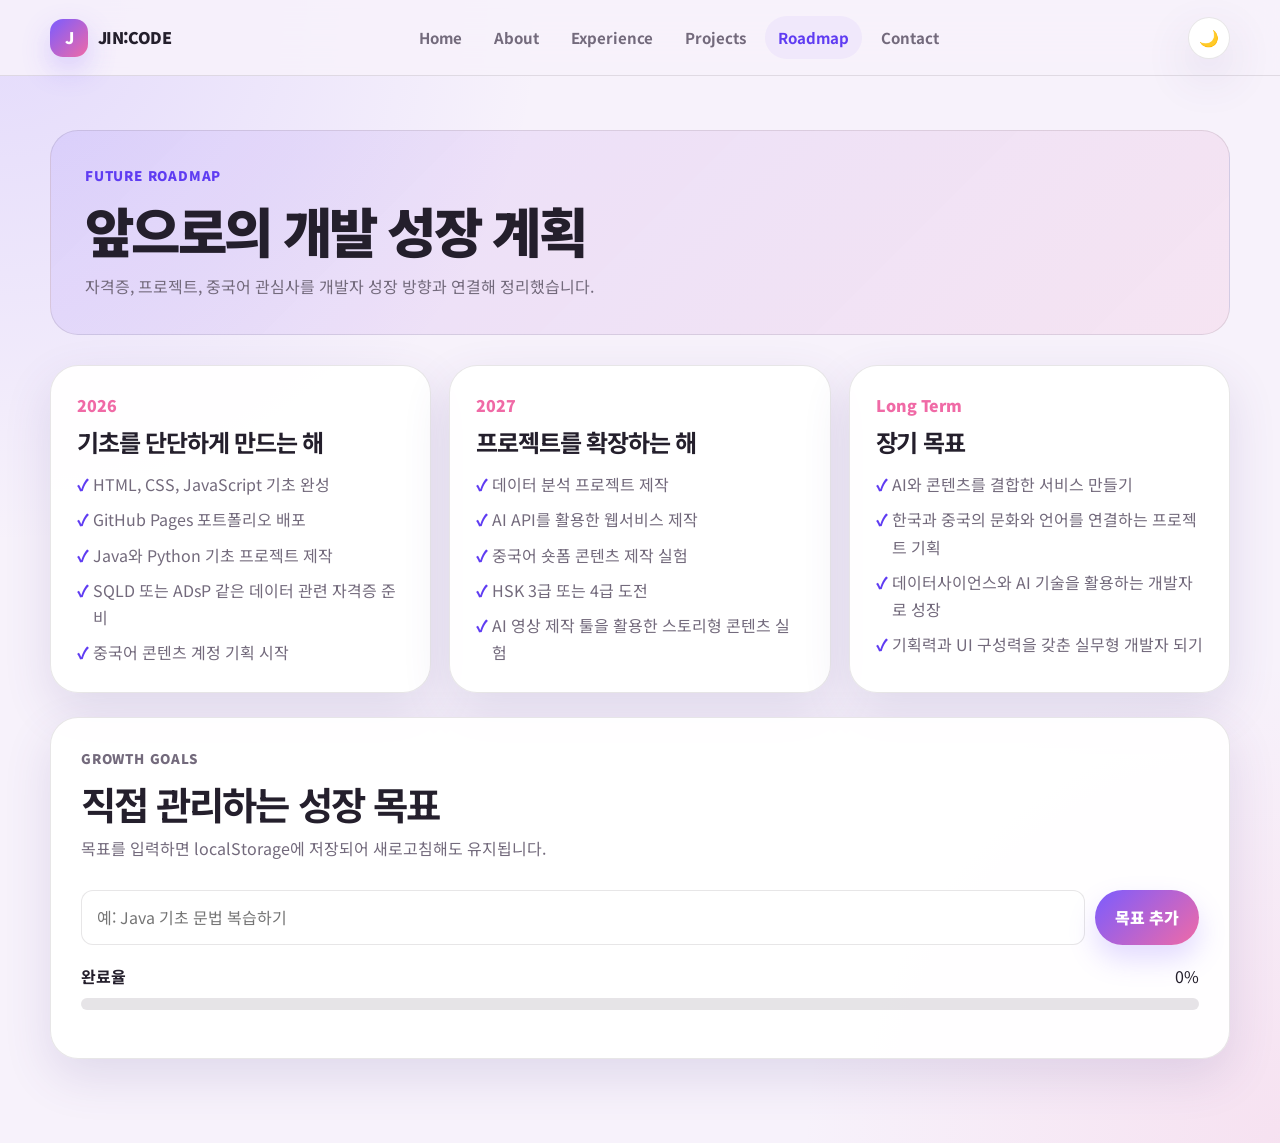
<file: roadmap.html>
<!DOCTYPE html>
<html lang="ko">
<head>
  <meta charset="UTF-8" />
  <meta name="viewport" content="width=device-width, initial-scale=1.0" />
  <title>Roadmap | JIN:CODE</title>
  <meta name="description" content="이정진의 자격증, 개발 공부, AI 활용 프로젝트 미래 계획입니다." />
  <link rel="preconnect" href="https://fonts.googleapis.com" />
  <link rel="preconnect" href="https://fonts.gstatic.com" crossorigin />
  <link href="https://fonts.googleapis.com/css2?family=Noto+Sans+KR:wght@400;500;600;700;800;900&display=swap" rel="stylesheet" />
  <link rel="stylesheet" href="style.css" />
</head>
<body data-page="roadmap">
  <header class="site-header">
    <nav class="navbar container">
      <a href="index.html" class="logo"><span class="logo-mark">J</span><span>JIN:CODE</span></a>
      <button class="mobile-menu-btn" id="mobileMenuBtn" aria-label="메뉴 열기" aria-expanded="false"><span></span><span></span><span></span></button>
      <ul class="nav-links" id="navLinks">
        <li><a href="index.html" class="nav-link">Home</a></li>
        <li><a href="about.html" class="nav-link">About</a></li>
        <li><a href="experience.html" class="nav-link">Experience</a></li>
        <li><a href="projects.html" class="nav-link">Projects</a></li>
        <li><a href="roadmap.html" class="nav-link active">Roadmap</a></li>
        <li><a href="contact.html" class="nav-link">Contact</a></li>
      </ul>
      <button class="theme-toggle" id="themeToggle" aria-label="다크모드 전환"><span id="themeIcon">🌙</span></button>
    </nav>
  </header>

  <main class="page-main container">
    <section class="page-title reveal">
      <p class="eyebrow">Future Roadmap</p>
      <h1>앞으로의 개발 성장 계획</h1>
      <p>자격증, 프로젝트, 중국어 관심사를 개발자 성장 방향과 연결해 정리했습니다.</p>
    </section>

    <section class="roadmap-grid reveal">
      <article class="roadmap-card">
        <span class="roadmap-year">2026</span>
        <h2>기초를 단단하게 만드는 해</h2>
        <ul>
          <li>HTML, CSS, JavaScript 기초 완성</li>
          <li>GitHub Pages 포트폴리오 배포</li>
          <li>Java와 Python 기초 프로젝트 제작</li>
          <li>SQLD 또는 ADsP 같은 데이터 관련 자격증 준비</li>
          <li>중국어 콘텐츠 계정 기획 시작</li>
        </ul>
      </article>
      <article class="roadmap-card">
        <span class="roadmap-year">2027</span>
        <h2>프로젝트를 확장하는 해</h2>
        <ul>
          <li>데이터 분석 프로젝트 제작</li>
          <li>AI API를 활용한 웹서비스 제작</li>
          <li>중국어 숏폼 콘텐츠 제작 실험</li>
          <li>HSK 3급 또는 4급 도전</li>
          <li>AI 영상 제작 툴을 활용한 스토리형 콘텐츠 실험</li>
        </ul>
      </article>
      <article class="roadmap-card long-term">
        <span class="roadmap-year">Long Term</span>
        <h2>장기 목표</h2>
        <ul>
          <li>AI와 콘텐츠를 결합한 서비스 만들기</li>
          <li>한국과 중국의 문화와 언어를 연결하는 프로젝트 기획</li>
          <li>데이터사이언스와 AI 기술을 활용하는 개발자로 성장</li>
          <li>기획력과 UI 구성력을 갖춘 실무형 개발자 되기</li>
        </ul>
      </article>
    </section>

    <section class="content-block reveal">
      <div class="section-heading left">
        <p class="eyebrow">Growth Goals</p>
        <h2>직접 관리하는 성장 목표</h2>
        <p>목표를 입력하면 localStorage에 저장되어 새로고침해도 유지됩니다.</p>
      </div>
      <div class="goal-app">
        <form class="goal-form" id="goalForm">
          <input type="text" id="goalInput" placeholder="예: Java 기초 문법 복습하기" aria-label="성장 목표 입력" />
          <button class="btn btn-primary" type="submit">목표 추가</button>
        </form>
        <div class="goal-progress">
          <div class="goal-progress-head">
            <strong>완료율</strong>
            <span id="goalPercent">0%</span>
          </div>
          <div class="progress-track"><span id="goalProgressBar"></span></div>
        </div>
        <ul class="goal-list" id="goalList"></ul>
      </div>
    </section>
  </main>

  <button class="top-btn" id="topBtn" aria-label="맨 위로 이동">↑</button>
  <script src="script.js"></script>
</body>
</html>
</file>
<file: style.css>
:root {
  --bg: #f7f2fb;
  --surface: #ffffff;
  --surface-soft: #f0e8fb;
  --text: #241f2c;
  --muted: #736a7c;
  --primary: #7b5cff;
  --primary-dark: #5f3cf2;
  --secondary: #f06aa6;
  --accent: #ffb86c;
  --border: rgba(36, 31, 44, 0.11);
  --shadow: 0 18px 48px rgba(88, 65, 145, 0.14);
  --radius-lg: 28px;
  --radius-md: 18px;
  --radius-sm: 12px;
  --header-h: 76px;
}

[data-theme="dark"] {
  --bg: #111018;
  --surface: #1b1924;
  --surface-soft: #262233;
  --text: #f8f4ff;
  --muted: #c8bed4;
  --primary: #a996ff;
  --primary-dark: #c0b3ff;
  --secondary: #ff7ab8;
  --accent: #ffc987;
  --border: rgba(255, 255, 255, 0.12);
  --shadow: 0 18px 60px rgba(0, 0, 0, 0.38);
}

* { box-sizing: border-box; margin: 0; padding: 0; }
html { scroll-behavior: smooth; }
body {
  min-height: 100vh;
  font-family: 'Noto Sans KR', -apple-system, BlinkMacSystemFont, system-ui, sans-serif;
  background:
    radial-gradient(circle at top left, rgba(123, 92, 255, 0.16), transparent 34rem),
    radial-gradient(circle at bottom right, rgba(240, 106, 166, 0.12), transparent 30rem),
    var(--bg);
  color: var(--text);
  line-height: 1.7;
  overflow-x: hidden;
}

a { color: inherit; text-decoration: none; }
button, input, textarea { font: inherit; }
button { border: 0; cursor: pointer; }
ul { list-style: none; }

.container { width: min(1180px, calc(100% - 42px)); margin: 0 auto; }
.site-header {
  position: sticky;
  top: 0;
  z-index: 100;
  height: var(--header-h);
  border-bottom: 1px solid var(--border);
  background: color-mix(in srgb, var(--bg) 88%, transparent);
  backdrop-filter: blur(18px);
}
.navbar { height: 100%; display: flex; align-items: center; justify-content: space-between; gap: 18px; }
.logo { display: inline-flex; align-items: center; gap: 10px; font-weight: 900; letter-spacing: -0.04em; }
.logo-mark {
  width: 38px; height: 38px; display: grid; place-items: center; border-radius: 13px;
  color: #fff; background: linear-gradient(135deg, var(--primary), var(--secondary));
  box-shadow: 0 12px 28px rgba(123, 92, 255, 0.25);
}
.nav-links { display: flex; align-items: center; gap: 6px; }
.nav-link {
  display: inline-flex; align-items: center; padding: 9px 13px; border-radius: 999px;
  font-weight: 700; font-size: 0.94rem; color: var(--muted); transition: 0.22s ease;
}
.nav-link:hover, .nav-link.active { color: var(--primary-dark); background: var(--surface-soft); }
.theme-toggle, .mobile-menu-btn {
  width: 42px; height: 42px; display: grid; place-items: center; border-radius: 50%;
  background: var(--surface); color: var(--text); border: 1px solid var(--border); box-shadow: var(--shadow);
}
.mobile-menu-btn { display: none; gap: 4px; }
.mobile-menu-btn span { width: 18px; height: 2px; border-radius: 999px; background: var(--text); }

.page-main { padding: 54px 0 84px; }
.home-hero {
  min-height: calc(100vh - var(--header-h) - 54px);
  display: grid; grid-template-columns: minmax(0, 1.38fr) 390px; gap: 34px; align-items: center;
}
.hero-text, .desktop-profile-card, .big-card, .activity-focus, .project-panel, .contact-info, .contact-form,
.highlight-panel, .content-block, .roadmap-card, .page-card, .idea-card {
  border: 1px solid var(--border); background: color-mix(in srgb, var(--surface) 94%, transparent);
  box-shadow: var(--shadow); border-radius: var(--radius-lg);
}
.hero-text { padding: 54px; position: relative; overflow: hidden; }
.hero-text::after {
  content: ''; position: absolute; width: 220px; height: 220px; right: -70px; bottom: -80px;
  border-radius: 50%; background: linear-gradient(135deg, rgba(123, 92, 255, 0.16), rgba(240, 106, 166, 0.14));
}
.eyebrow { color: var(--primary-dark); font-weight: 900; letter-spacing: 0.06em; text-transform: uppercase; font-size: 0.83rem; }
h1, h2, h3 { line-height: 1.25; letter-spacing: -0.05em; }
.hero-text h1 { margin: 14px 0 18px; font-size: clamp(2.5rem, 6vw, 5rem); font-weight: 900; }
.hero-text h1 span { color: var(--primary-dark); }
.typing-line { min-height: 34px; margin-bottom: 18px; color: var(--secondary); font-size: 1.2rem; font-weight: 800; }
.cursor { animation: blink 0.8s infinite; }
@keyframes blink { 50% { opacity: 0; } }
.hero-desc { position: relative; z-index: 1; max-width: 760px; color: var(--muted); font-size: 1.05rem; }
.hero-actions { display: flex; gap: 12px; flex-wrap: wrap; margin-top: 30px; position: relative; z-index: 1; }
.btn {
  display: inline-flex; align-items: center; justify-content: center; gap: 8px; min-height: 44px;
  padding: 12px 20px; border-radius: 999px; font-weight: 900; transition: 0.22s ease;
}
.btn-primary { color: #fff; background: linear-gradient(135deg, var(--primary), var(--secondary)); box-shadow: 0 14px 28px rgba(123, 92, 255, 0.22); }
.btn-outline { color: var(--primary-dark); background: var(--surface); border: 1px solid var(--border); }
.btn:hover { transform: translateY(-2px); }
.desktop-profile-card { padding: 28px; }
.profile-top { display: flex; align-items: center; gap: 16px; margin-bottom: 24px; }
.profile-avatar {
  width: 88px; height: 88px; display: grid; place-items: center; border-radius: 28px;
  color: #fff; font-weight: 900; font-size: 1.4rem; background: linear-gradient(135deg, var(--primary), var(--secondary));
}
.profile-top h2 { font-size: 1.7rem; }
.profile-top p, .profile-note p { color: var(--muted); }
.profile-tags { display: flex; flex-wrap: wrap; gap: 10px; margin-bottom: 20px; }
.profile-tags span, .contact-chip-wrap span, .project-tech span, .modal-tech span {
  display: inline-flex; padding: 8px 11px; border-radius: 999px; background: var(--surface-soft); color: var(--primary-dark); font-weight: 800; font-size: 0.82rem;
}
.profile-note { padding: 18px; border: 1px solid var(--border); border-radius: var(--radius-md); background: var(--surface-soft); }

.section-heading { text-align: center; max-width: 760px; margin: 0 auto 28px; }
.section-heading.left { text-align: left; margin-left: 0; }
.section-heading h2 { margin: 8px 0 8px; font-size: clamp(1.75rem, 3vw, 2.6rem); }
.section-heading p { color: var(--muted); }
.overview-section { padding: 32px 0; }
.page-card-grid { display: grid; grid-template-columns: repeat(5, 1fr); gap: 16px; }
.page-card { padding: 24px; min-height: 230px; transition: 0.22s ease; display: flex; flex-direction: column; }
.page-card:hover { transform: translateY(-6px); border-color: color-mix(in srgb, var(--primary) 45%, var(--border)); }
.card-num { color: var(--secondary); font-weight: 900; }
.page-card h3 { margin: 16px 0 10px; font-size: 1.25rem; }
.page-card p { color: var(--muted); font-size: 0.95rem; }
.highlight-panel { margin-top: 36px; padding: 30px; display: grid; grid-template-columns: 0.9fr 1.1fr; gap: 28px; align-items: center; }
.highlight-panel p:last-child { color: var(--muted); }

.page-title { margin-bottom: 30px; padding: 34px; border-radius: var(--radius-lg); background: linear-gradient(135deg, rgba(123, 92, 255, 0.12), rgba(240, 106, 166, 0.1)); border: 1px solid var(--border); }
.page-title h1 { margin: 8px 0 10px; font-size: clamp(2.1rem, 4.2vw, 4rem); font-weight: 900; }
.page-title p:last-child { max-width: 820px; color: var(--muted); }
.two-column-layout { display: grid; grid-template-columns: minmax(0, 1.2fr) 360px; gap: 22px; align-items: stretch; }
.big-card { padding: 34px; }
.big-card h2 { margin-bottom: 16px; font-size: clamp(1.55rem, 3vw, 2.35rem); }
.big-card p { color: var(--muted); margin-top: 12px; }
.info-stack { display: grid; gap: 14px; }
.info-box { padding: 24px; border: 1px solid var(--border); border-radius: var(--radius-lg); background: var(--surface); box-shadow: var(--shadow); }
.info-box span { display: block; color: var(--muted); font-size: 0.86rem; font-weight: 800; margin-bottom: 6px; }
.info-box strong { display: block; font-size: 1.08rem; }
.content-block { padding: 30px; margin-top: 24px; }
.direction-grid, .strength-grid, .learned-grid { display: grid; grid-template-columns: repeat(3, 1fr); gap: 16px; }
.direction-card, .strength-card, .learned-card {
  padding: 22px; border-radius: var(--radius-md); border: 1px solid var(--border); background: var(--surface-soft);
}
.direction-card h3, .strength-card h3, .learned-card h3 { margin-bottom: 9px; }
.direction-card p, .strength-card p, .learned-card p { color: var(--muted); }
.strength-grid.compact { grid-template-columns: repeat(3, 1fr); }
.strength-card span { color: var(--secondary); font-weight: 900; }
.skill-grid { display: grid; grid-template-columns: repeat(2, 1fr); gap: 16px; }
.skill-card { padding: 18px; border-radius: var(--radius-md); border: 1px solid var(--border); background: var(--surface-soft); }
.skill-head { display: flex; justify-content: space-between; gap: 12px; margin-bottom: 12px; }
.skill-head span { color: var(--muted); font-weight: 800; }
.skill-bar { height: 10px; border-radius: 999px; background: color-mix(in srgb, var(--muted) 18%, transparent); overflow: hidden; }
.skill-bar span { display: block; width: 0; height: 100%; border-radius: inherit; background: linear-gradient(90deg, var(--primary), var(--secondary)); transition: width 1.2s ease; }

.activity-focus { padding: 34px; display: grid; grid-template-columns: 1fr 1fr; gap: 30px; align-items: center; }
.activity-focus h2 { margin: 8px 0 12px; font-size: clamp(1.7rem, 3vw, 2.5rem); }
.activity-focus p { color: var(--muted); }
.focus-list { display: grid; grid-template-columns: repeat(2, 1fr); gap: 14px; }
.focus-list article { padding: 20px; border-radius: var(--radius-md); background: var(--surface-soft); border: 1px solid var(--border); }
.focus-list strong { display: block; margin-bottom: 8px; font-size: 1.1rem; }
.focus-list span { color: var(--muted); font-size: 0.95rem; }
.timeline { position: relative; display: grid; gap: 18px; }
.timeline::before { content: ''; position: absolute; left: 118px; top: 10px; bottom: 10px; width: 2px; background: var(--border); }
.timeline-item { display: grid; grid-template-columns: 140px minmax(0, 1fr); gap: 22px; align-items: start; position: relative; }
.timeline-year { display: inline-flex; justify-content: center; padding: 9px 12px; border-radius: 999px; background: var(--surface-soft); color: var(--primary-dark); font-weight: 900; border: 1px solid var(--border); }
.timeline-content { padding: 22px; border-radius: var(--radius-md); background: var(--surface-soft); border: 1px solid var(--border); }
.timeline-content p { color: var(--muted); margin-top: 8px; }

.project-panel { padding: 28px; }
.filter-row { display: flex; flex-wrap: wrap; gap: 10px; margin-bottom: 20px; }
.filter-btn { padding: 10px 15px; border-radius: 999px; background: var(--surface-soft); color: var(--muted); font-weight: 900; border: 1px solid var(--border); }
.filter-btn.active, .filter-btn:hover { color: #fff; background: linear-gradient(135deg, var(--primary), var(--secondary)); }
.project-grid { display: grid; grid-template-columns: repeat(3, 1fr); gap: 16px; }
.project-card { padding: 22px; border: 1px solid var(--border); border-radius: var(--radius-md); background: var(--surface-soft); transition: 0.22s ease; text-align: left; color: var(--text); }
.project-card:hover { transform: translateY(-5px); }
.project-category { color: var(--secondary); font-weight: 900; font-size: 0.82rem; }
.project-card h3 { margin: 8px 0 10px; font-size: 1.22rem; }
.project-card p { color: var(--muted); margin-bottom: 16px; }
.project-tech { display: flex; flex-wrap: wrap; gap: 8px; }
.idea-lab { display: grid; grid-template-columns: minmax(0, 1fr) 260px; gap: 20px; align-items: center; }
.idea-card { padding: 24px; background: var(--surface-soft); box-shadow: none; }
.idea-label { color: var(--secondary); font-weight: 900; }
.idea-card h3 { margin: 8px 0 8px; }
.idea-card p { color: var(--muted); }
.idea-card ul { margin-top: 12px; display: grid; gap: 6px; }
.idea-card li { padding-left: 16px; position: relative; color: var(--muted); }
.idea-card li::before { content: '•'; position: absolute; left: 0; color: var(--primary-dark); }
.modal { position: fixed; inset: 0; z-index: 200; display: none; align-items: center; justify-content: center; padding: 22px; }
.modal.show { display: flex; }
.modal-overlay { position: absolute; inset: 0; background: rgba(0, 0, 0, 0.55); }
.modal-box { position: relative; width: min(640px, 100%); padding: 28px; border-radius: var(--radius-lg); background: var(--surface); border: 1px solid var(--border); box-shadow: var(--shadow); }
.modal-close { position: absolute; right: 18px; top: 14px; width: 36px; height: 36px; border-radius: 50%; background: var(--surface-soft); color: var(--text); font-size: 1.5rem; }
.modal-category { color: var(--secondary); font-weight: 900; }
.modal-box h2 { margin: 8px 36px 10px 0; }
.modal-box p { color: var(--muted); }
.modal-tech { display: flex; flex-wrap: wrap; gap: 8px; margin: 18px 0; }

.roadmap-grid { display: grid; grid-template-columns: repeat(3, 1fr); gap: 18px; }
.roadmap-card { padding: 26px; }
.roadmap-year { color: var(--secondary); font-weight: 900; }
.roadmap-card h2 { margin: 8px 0 14px; }
.roadmap-card li { position: relative; padding-left: 16px; color: var(--muted); margin-top: 8px; }
.roadmap-card li::before { content: '✓'; position: absolute; left: 0; color: var(--primary-dark); font-weight: 900; }
.goal-app { display: grid; gap: 18px; }
.goal-form { display: grid; grid-template-columns: 1fr auto; gap: 10px; }
.goal-form input, .contact-form input, .contact-form textarea {
  width: 100%; padding: 13px 15px; border-radius: var(--radius-sm); border: 1px solid var(--border); background: var(--surface); color: var(--text); outline: none;
}
.goal-form input:focus, .contact-form input:focus, .contact-form textarea:focus { border-color: var(--primary); }
.goal-progress-head { display: flex; justify-content: space-between; margin-bottom: 8px; }
.progress-track { height: 12px; border-radius: 999px; overflow: hidden; background: color-mix(in srgb, var(--muted) 18%, transparent); }
.progress-track span { display: block; height: 100%; width: 0; border-radius: inherit; background: linear-gradient(90deg, var(--primary), var(--secondary)); transition: 0.5s ease; }
.goal-list { display: grid; gap: 10px; }
.goal-item { display: flex; align-items: center; gap: 10px; padding: 14px; border-radius: var(--radius-sm); background: var(--surface-soft); border: 1px solid var(--border); }
.goal-item.done .goal-text { text-decoration: line-through; color: var(--muted); }
.goal-check { width: 22px; height: 22px; accent-color: var(--primary); }
.goal-text { flex: 1; font-weight: 700; }
.goal-delete { padding: 7px 10px; border-radius: 999px; background: var(--surface); color: var(--muted); border: 1px solid var(--border); }

.contact-layout { display: grid; grid-template-columns: 0.8fr 1.2fr; gap: 24px; align-items: start; }
.contact-info, .contact-form { padding: 30px; }
.contact-info h2 { margin-bottom: 12px; font-size: 2rem; }
.contact-info p { color: var(--muted); margin-bottom: 20px; }
.contact-chip-wrap { display: flex; flex-wrap: wrap; gap: 10px; }
.contact-form { display: grid; gap: 16px; }
.contact-form label { display: grid; gap: 7px; font-weight: 800; }
.form-message { min-height: 28px; font-weight: 800; }
.form-message.error { color: #e74c3c; }
.form-message.success { color: #24a35a; }
.top-btn { position: fixed; right: 22px; bottom: 22px; width: 46px; height: 46px; border-radius: 50%; color: #fff; background: linear-gradient(135deg, var(--primary), var(--secondary)); box-shadow: var(--shadow); opacity: 0; pointer-events: none; transform: translateY(14px); transition: 0.25s ease; }
.top-btn.show { opacity: 1; pointer-events: auto; transform: translateY(0); }
.reveal { opacity: 0; transform: translateY(22px); transition: opacity 0.72s ease, transform 0.72s ease; }
.reveal.visible { opacity: 1; transform: translateY(0); }
.delay-1 { transition-delay: 0.08s; }
.delay-2 { transition-delay: 0.16s; }

@media (max-width: 1060px) {
  .home-hero, .two-column-layout, .activity-focus, .contact-layout, .highlight-panel { grid-template-columns: 1fr; }
  .page-card-grid { grid-template-columns: repeat(2, 1fr); }
  .project-grid, .roadmap-grid, .direction-grid, .strength-grid, .strength-grid.compact, .learned-grid { grid-template-columns: repeat(2, 1fr); }
  .idea-lab { grid-template-columns: 1fr; }
}

@media (max-width: 820px) {
  .container { width: min(100% - 28px, 1180px); }
  .mobile-menu-btn { display: grid; }
  .nav-links {
    position: fixed; left: 14px; right: 14px; top: calc(var(--header-h) + 10px);
    display: none; flex-direction: column; align-items: stretch; padding: 14px;
    background: var(--surface); border: 1px solid var(--border); border-radius: var(--radius-md); box-shadow: var(--shadow);
  }
  .nav-links.open { display: flex; }
  .nav-link { justify-content: center; }
  .hero-text { padding: 34px 24px; }
  .desktop-profile-card { padding: 24px; }
  .page-main { padding-top: 28px; }
  .page-title, .content-block, .activity-focus, .project-panel, .contact-form, .contact-info { padding: 24px; }
  .page-card-grid, .project-grid, .roadmap-grid, .direction-grid, .strength-grid, .strength-grid.compact, .learned-grid, .skill-grid, .focus-list { grid-template-columns: 1fr; }
  .timeline::before { display: none; }
  .timeline-item { grid-template-columns: 1fr; gap: 10px; }
  .goal-form { grid-template-columns: 1fr; }
}
</file>
